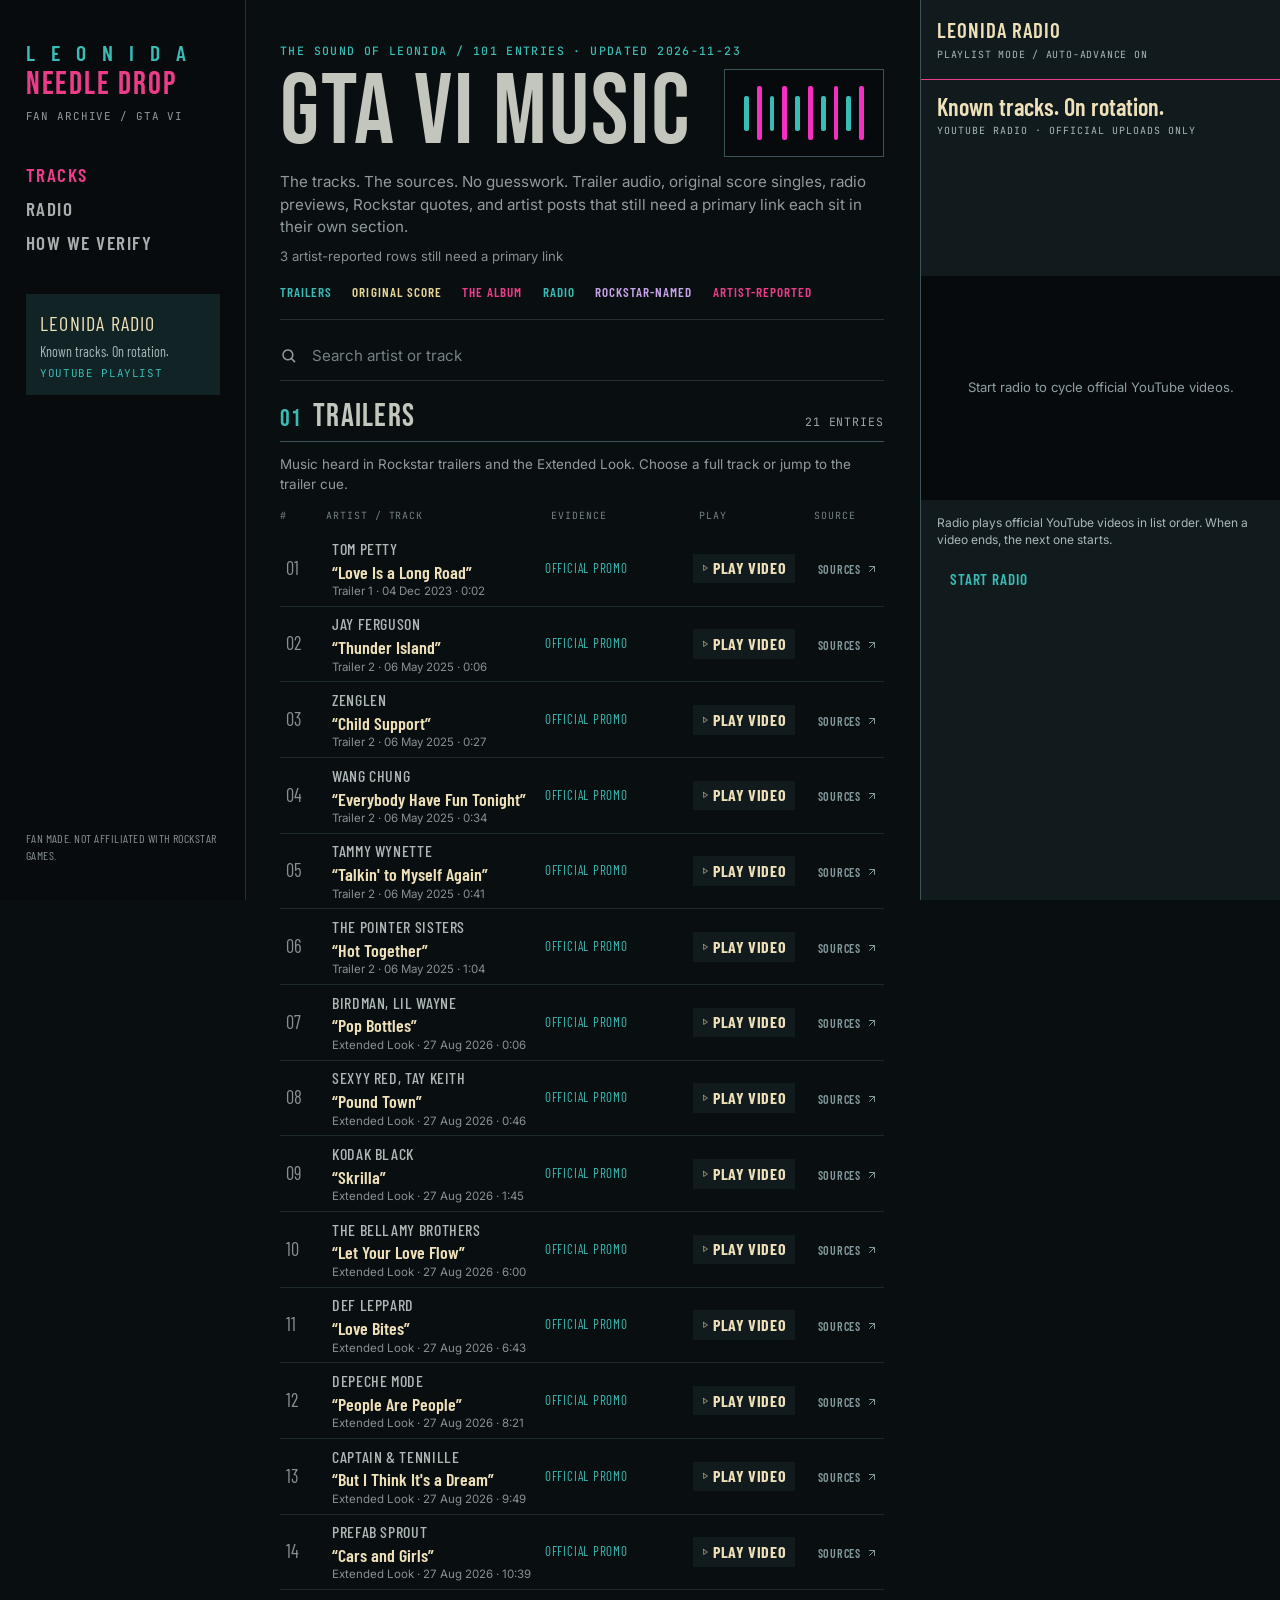
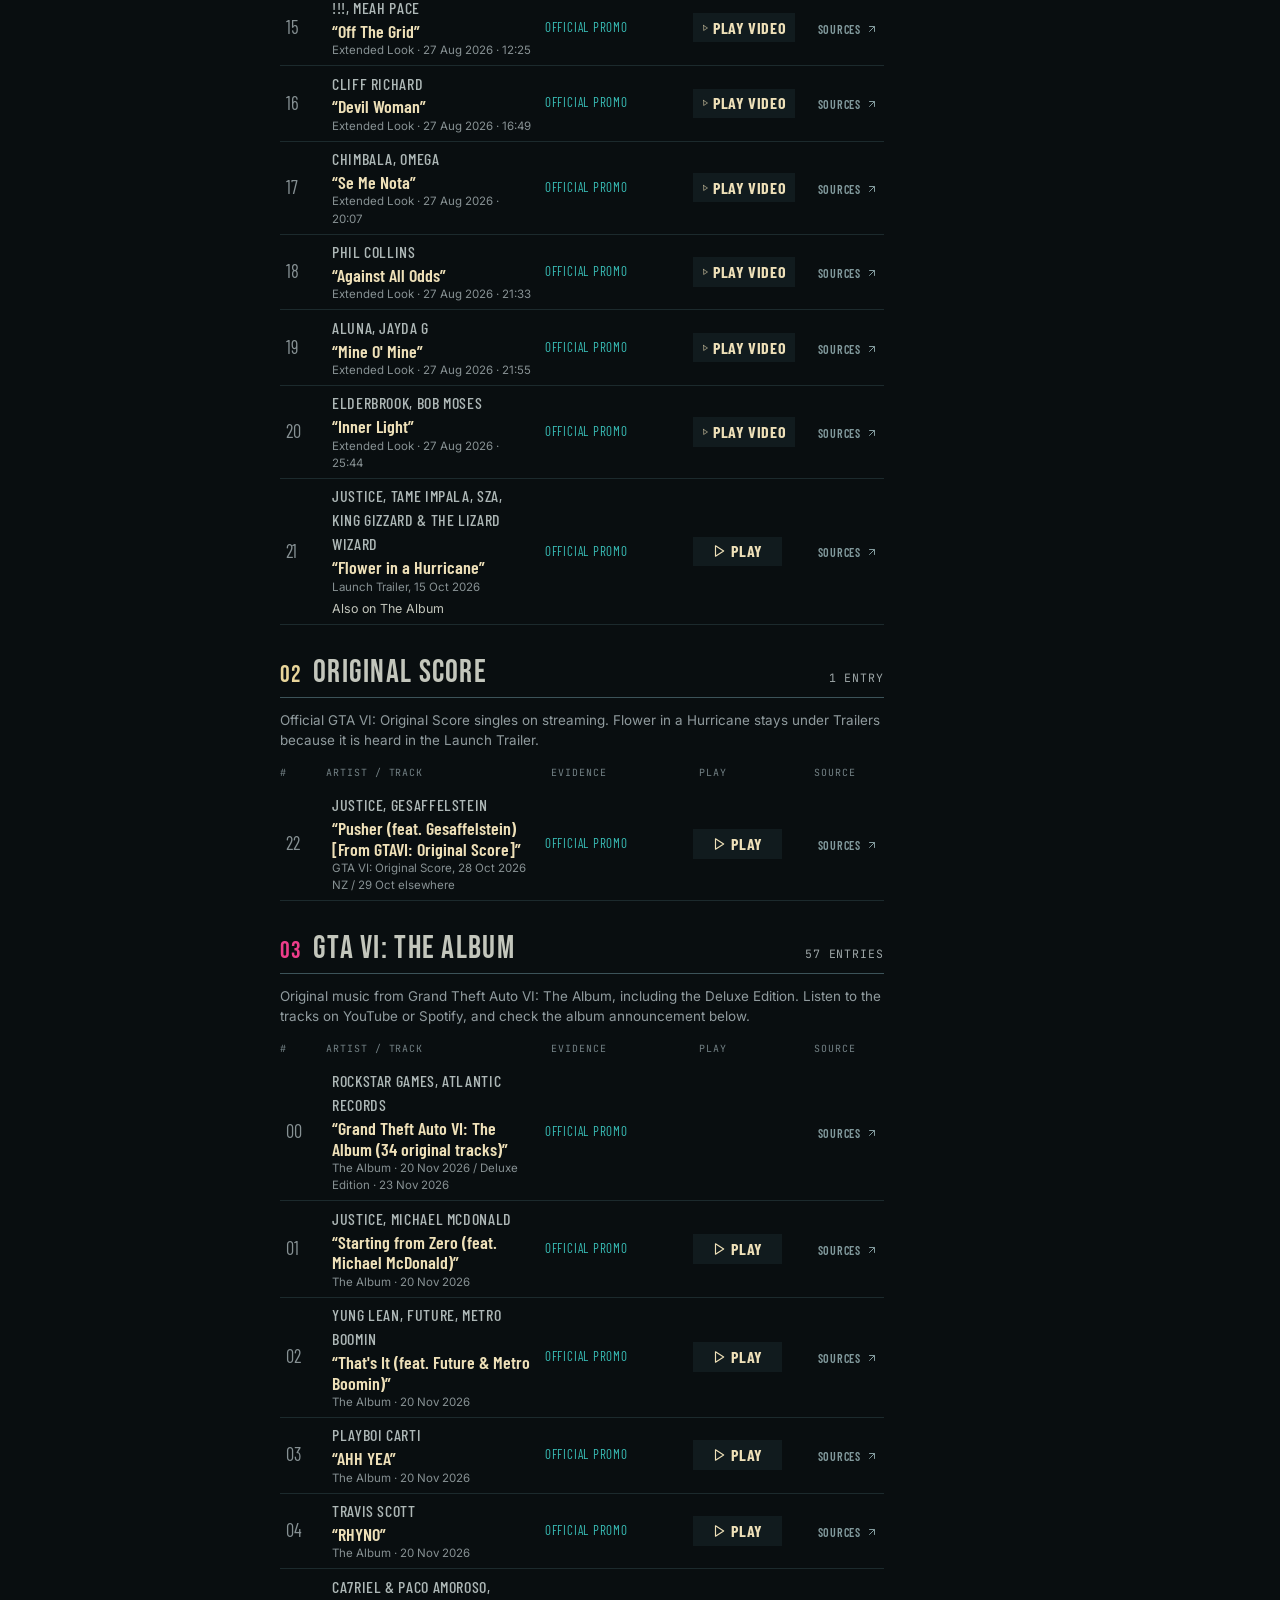
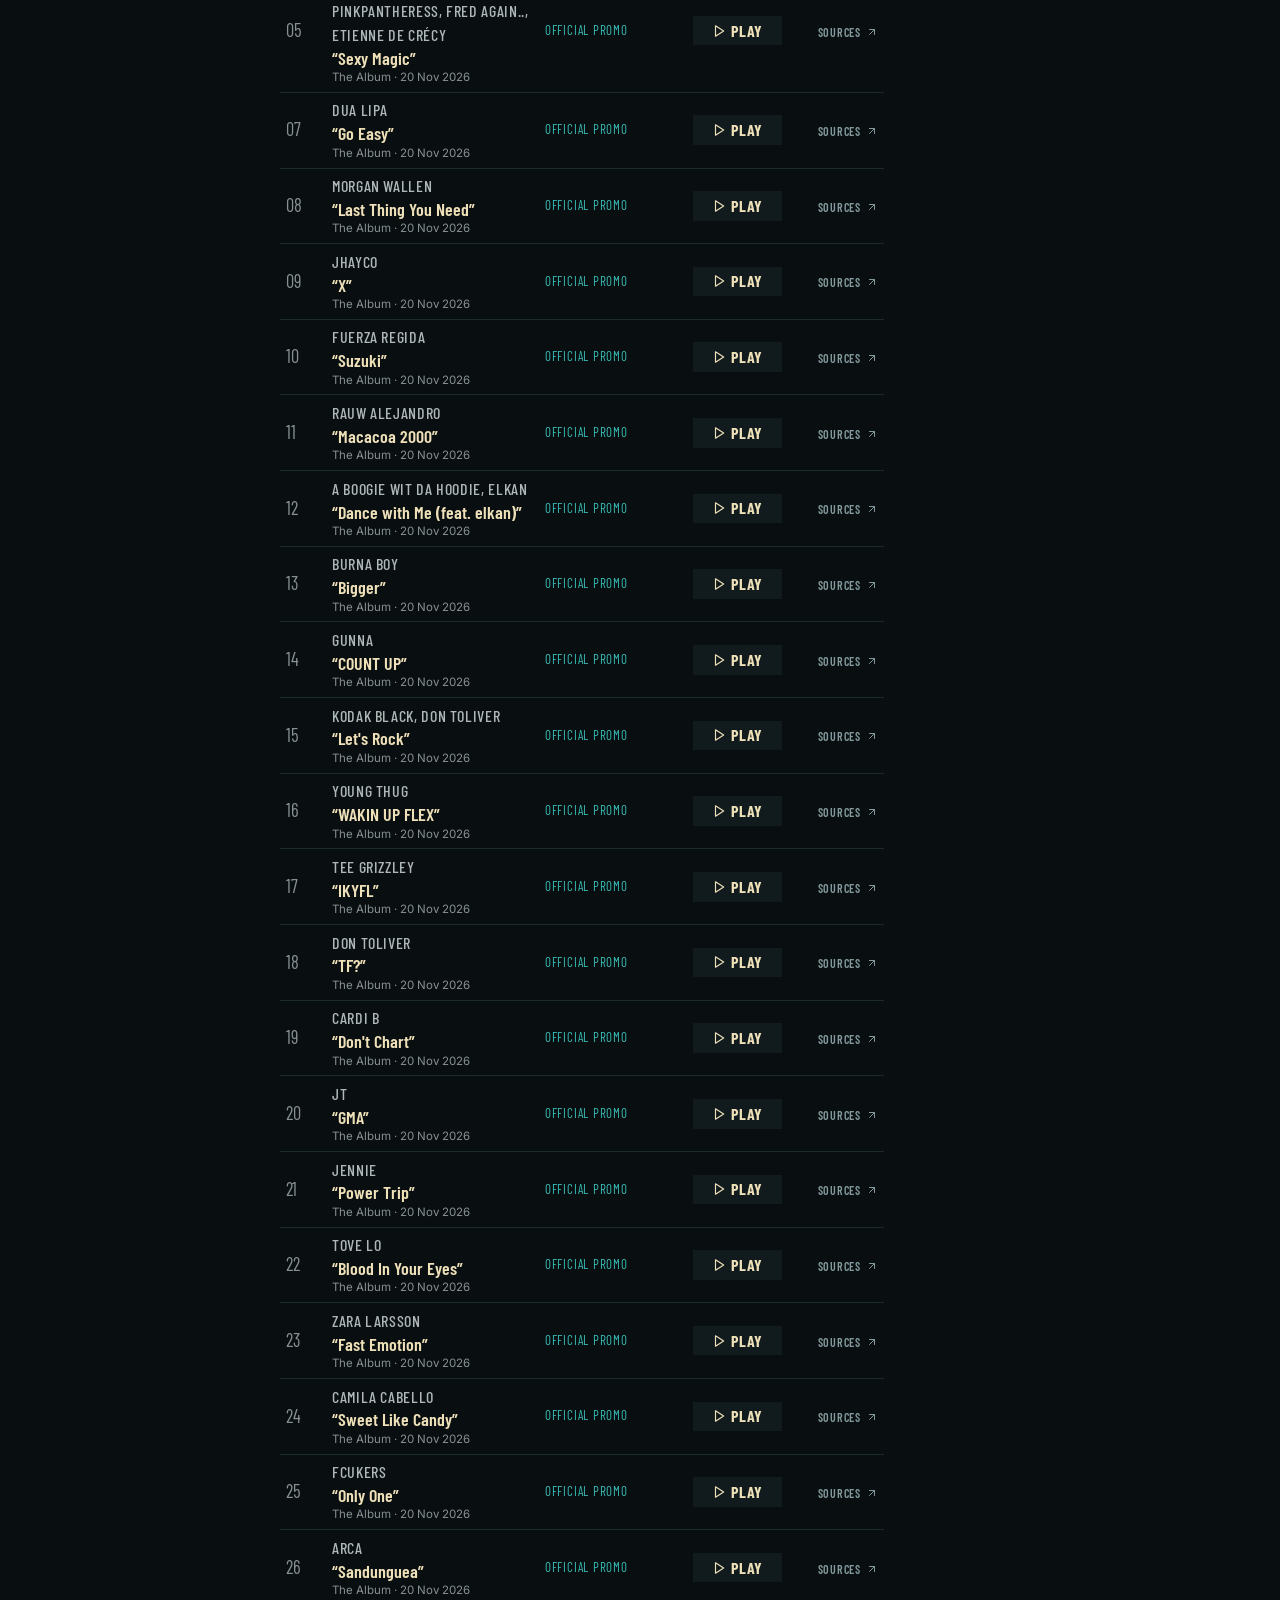
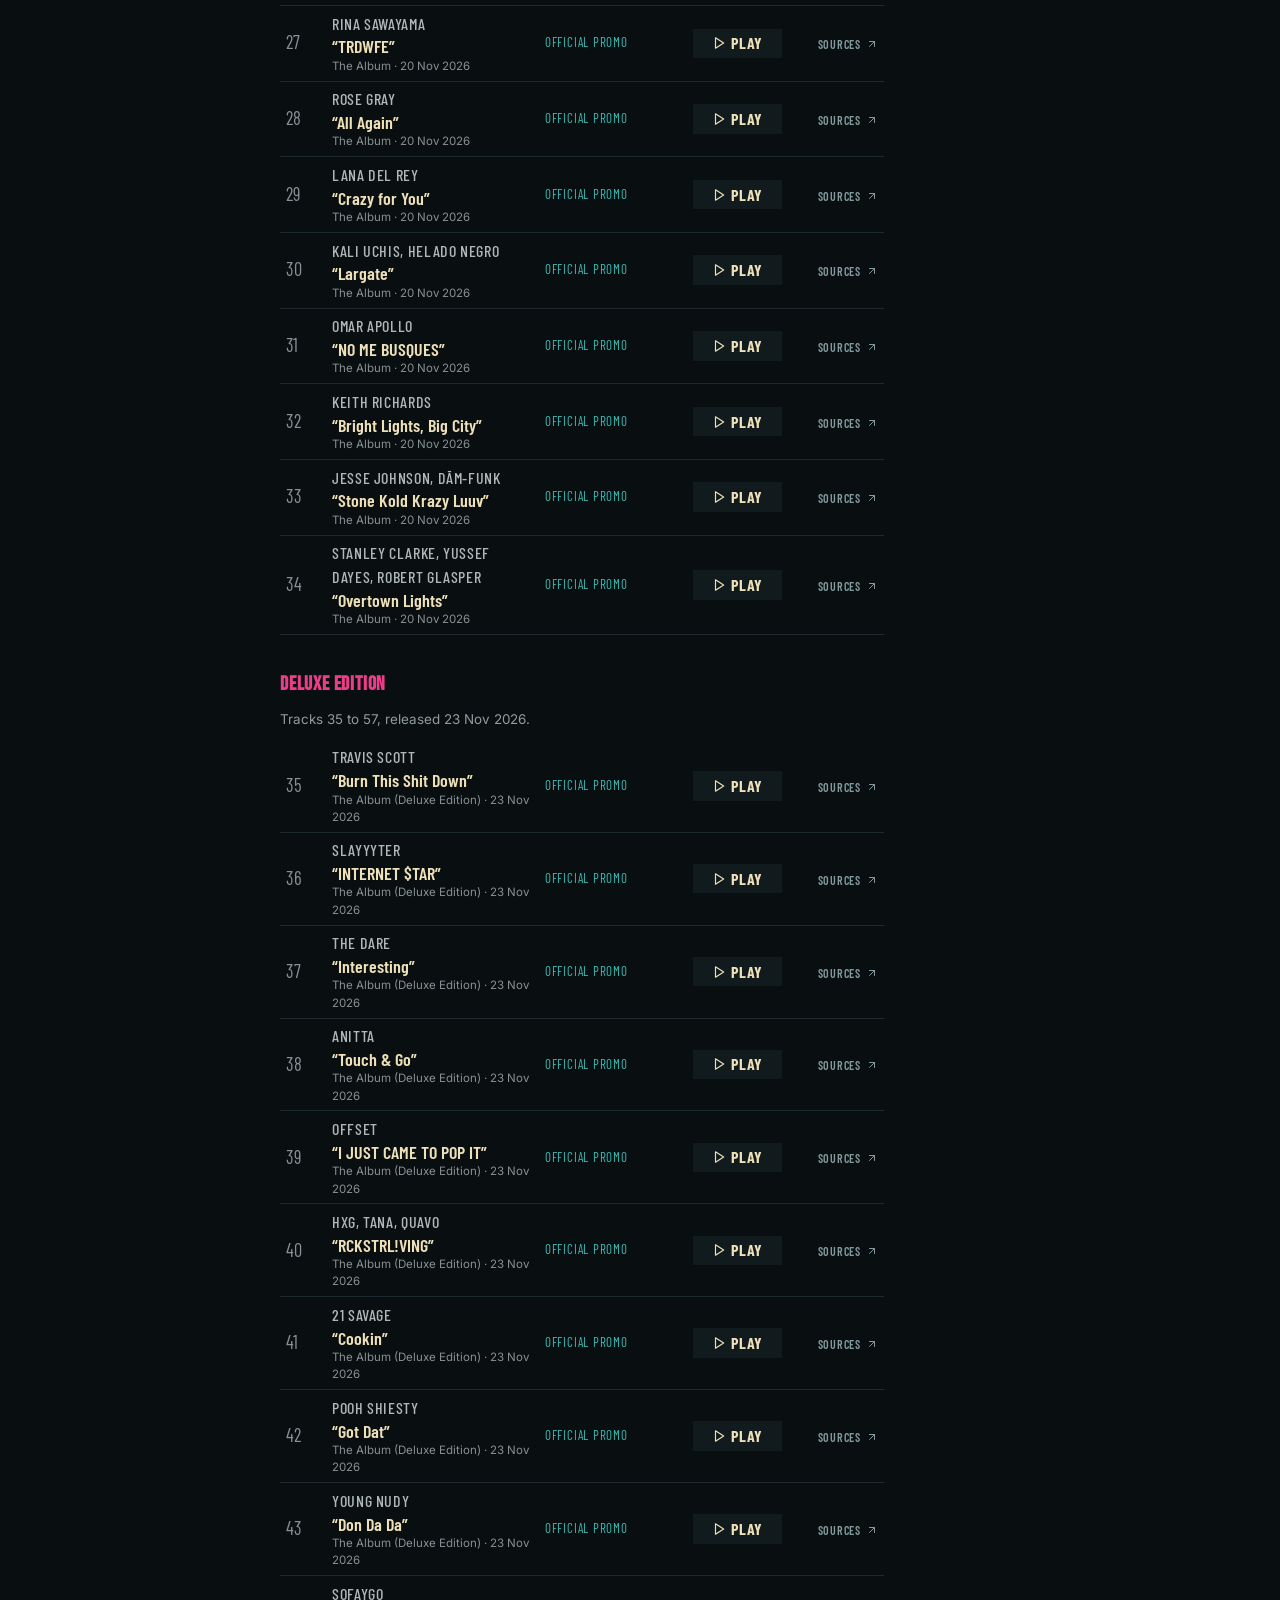
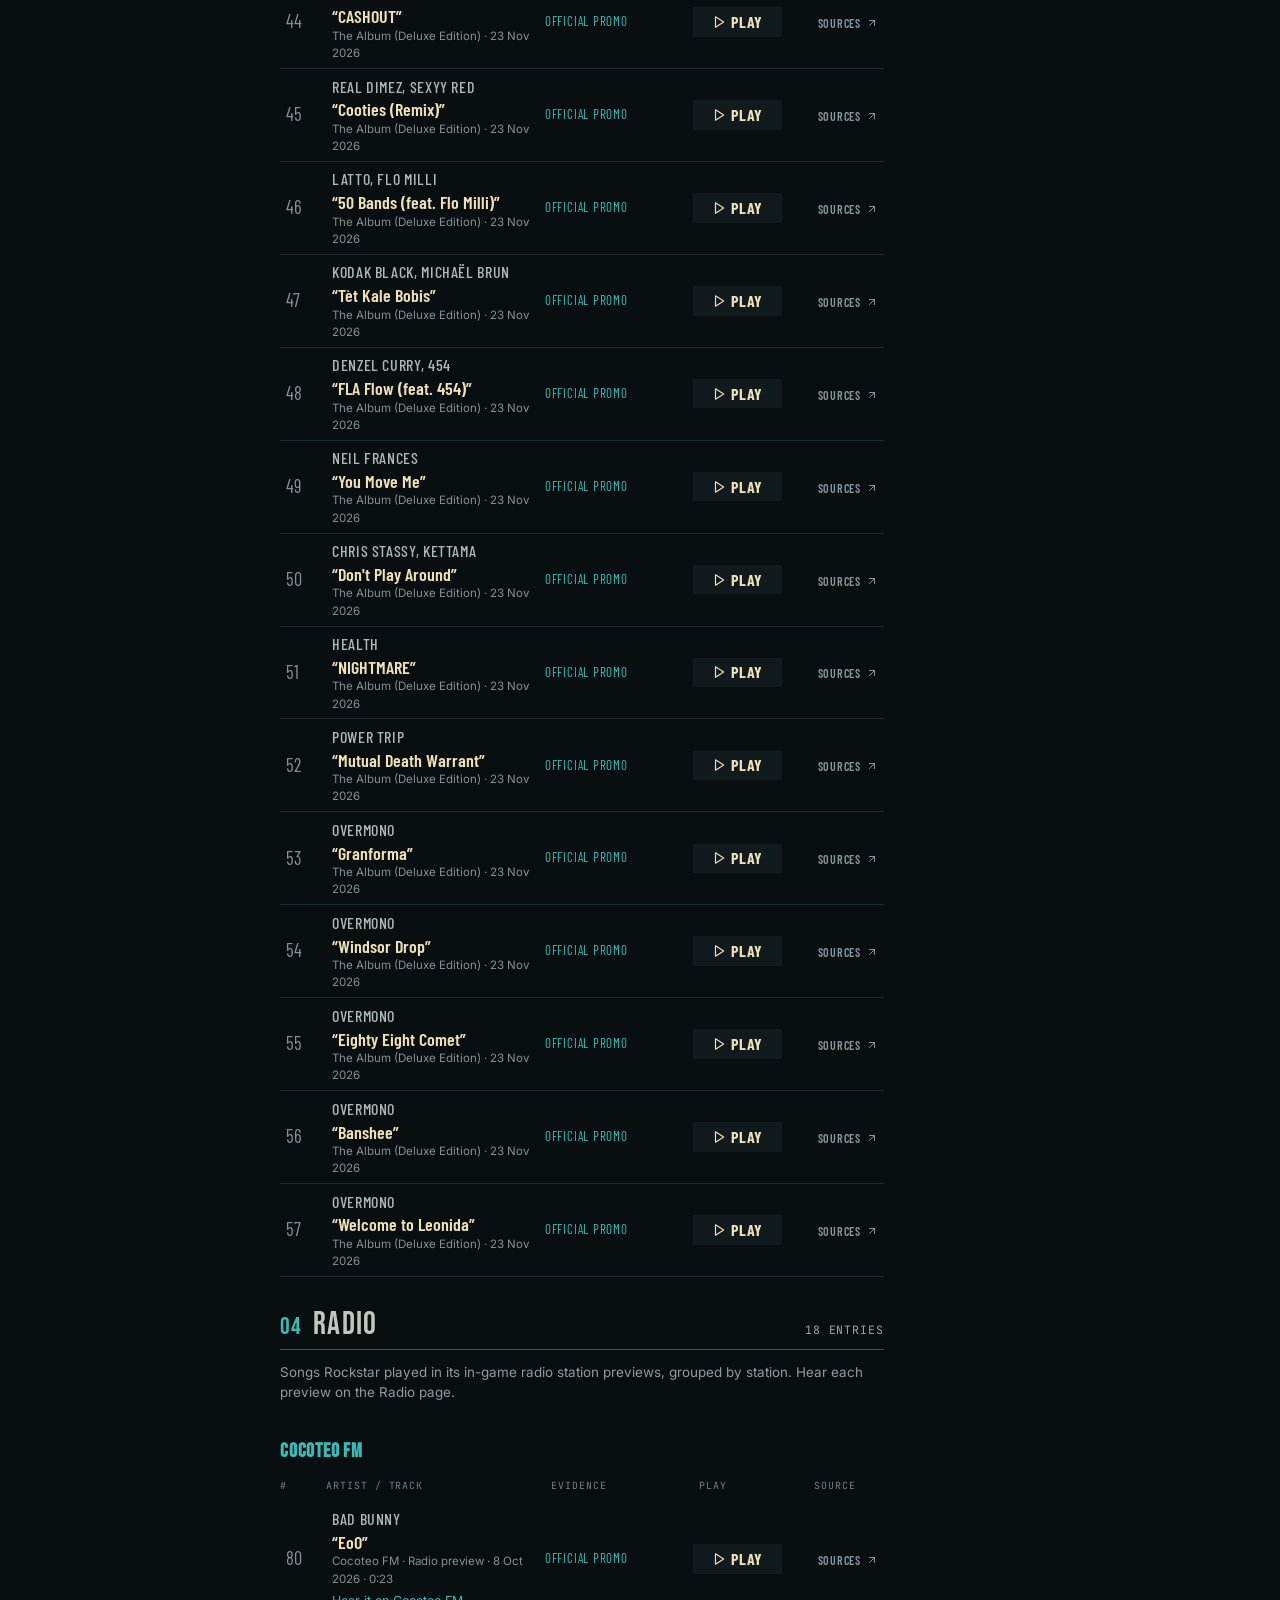
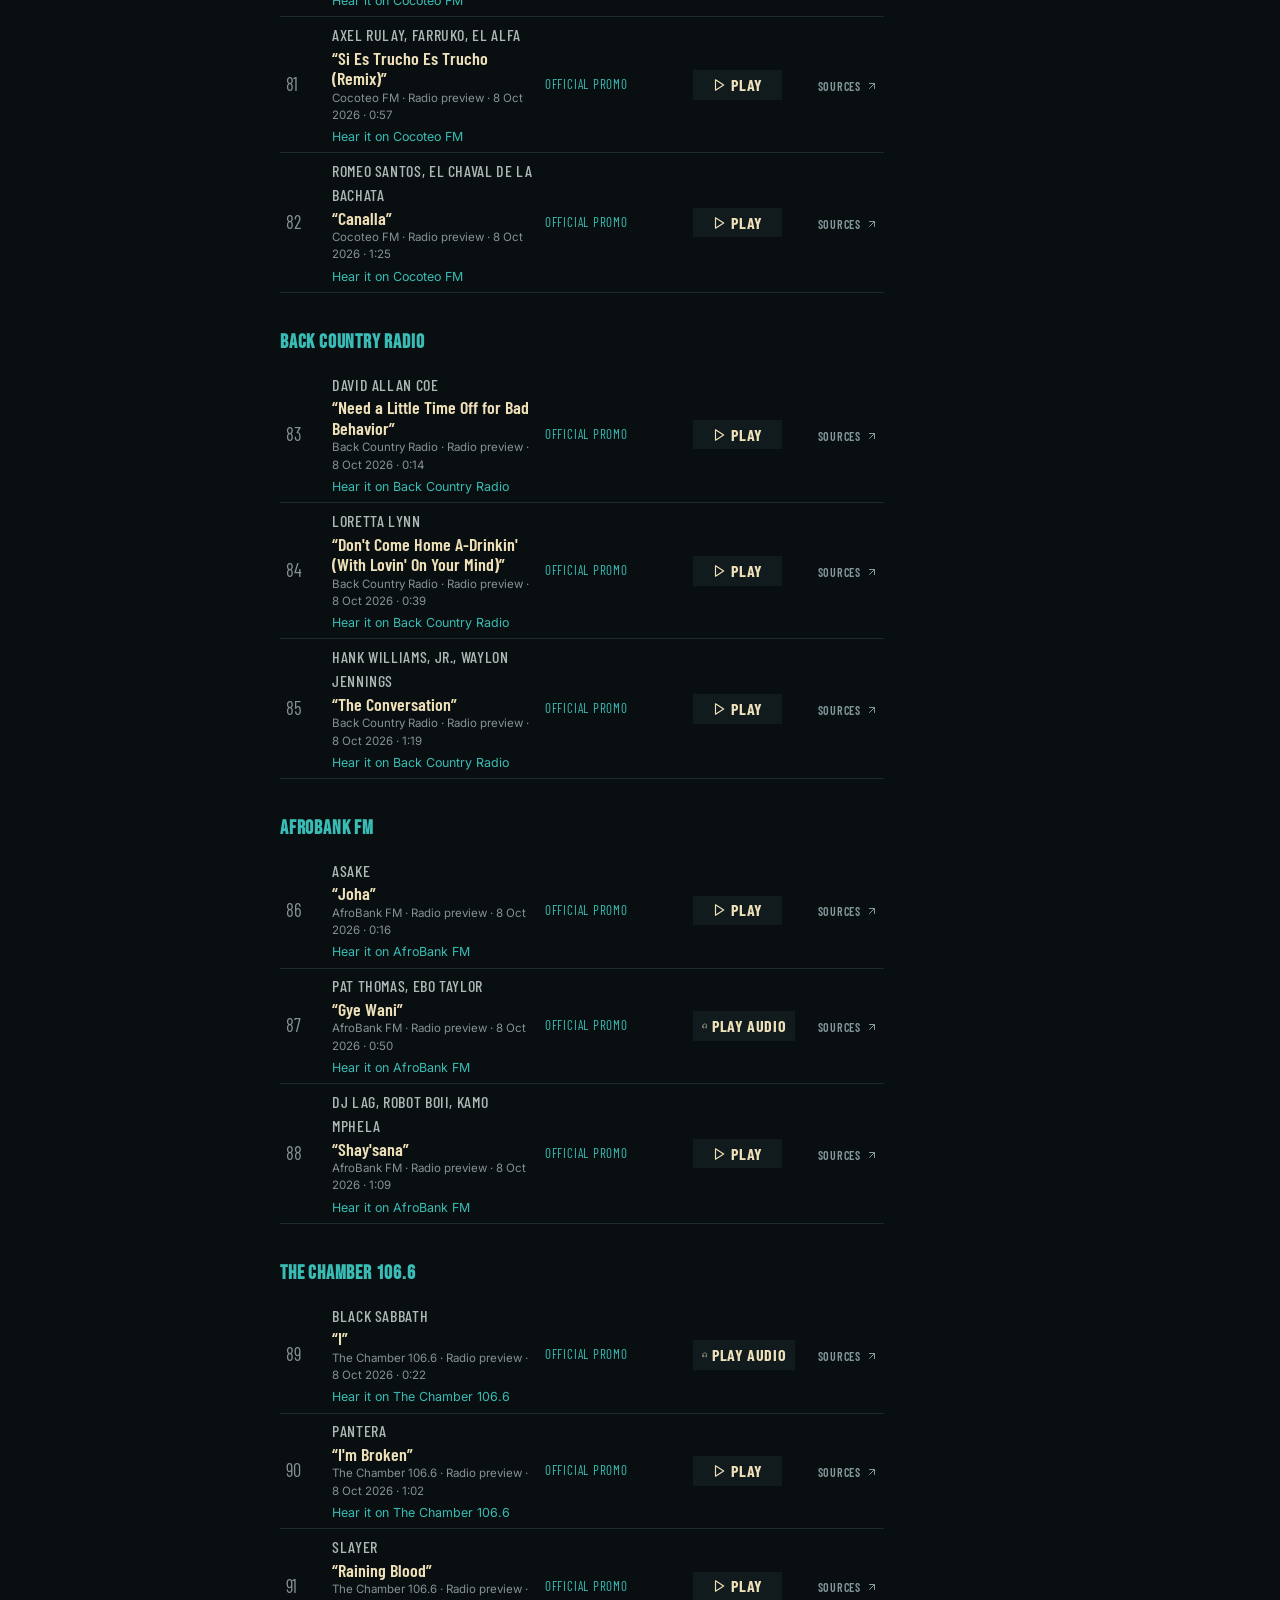
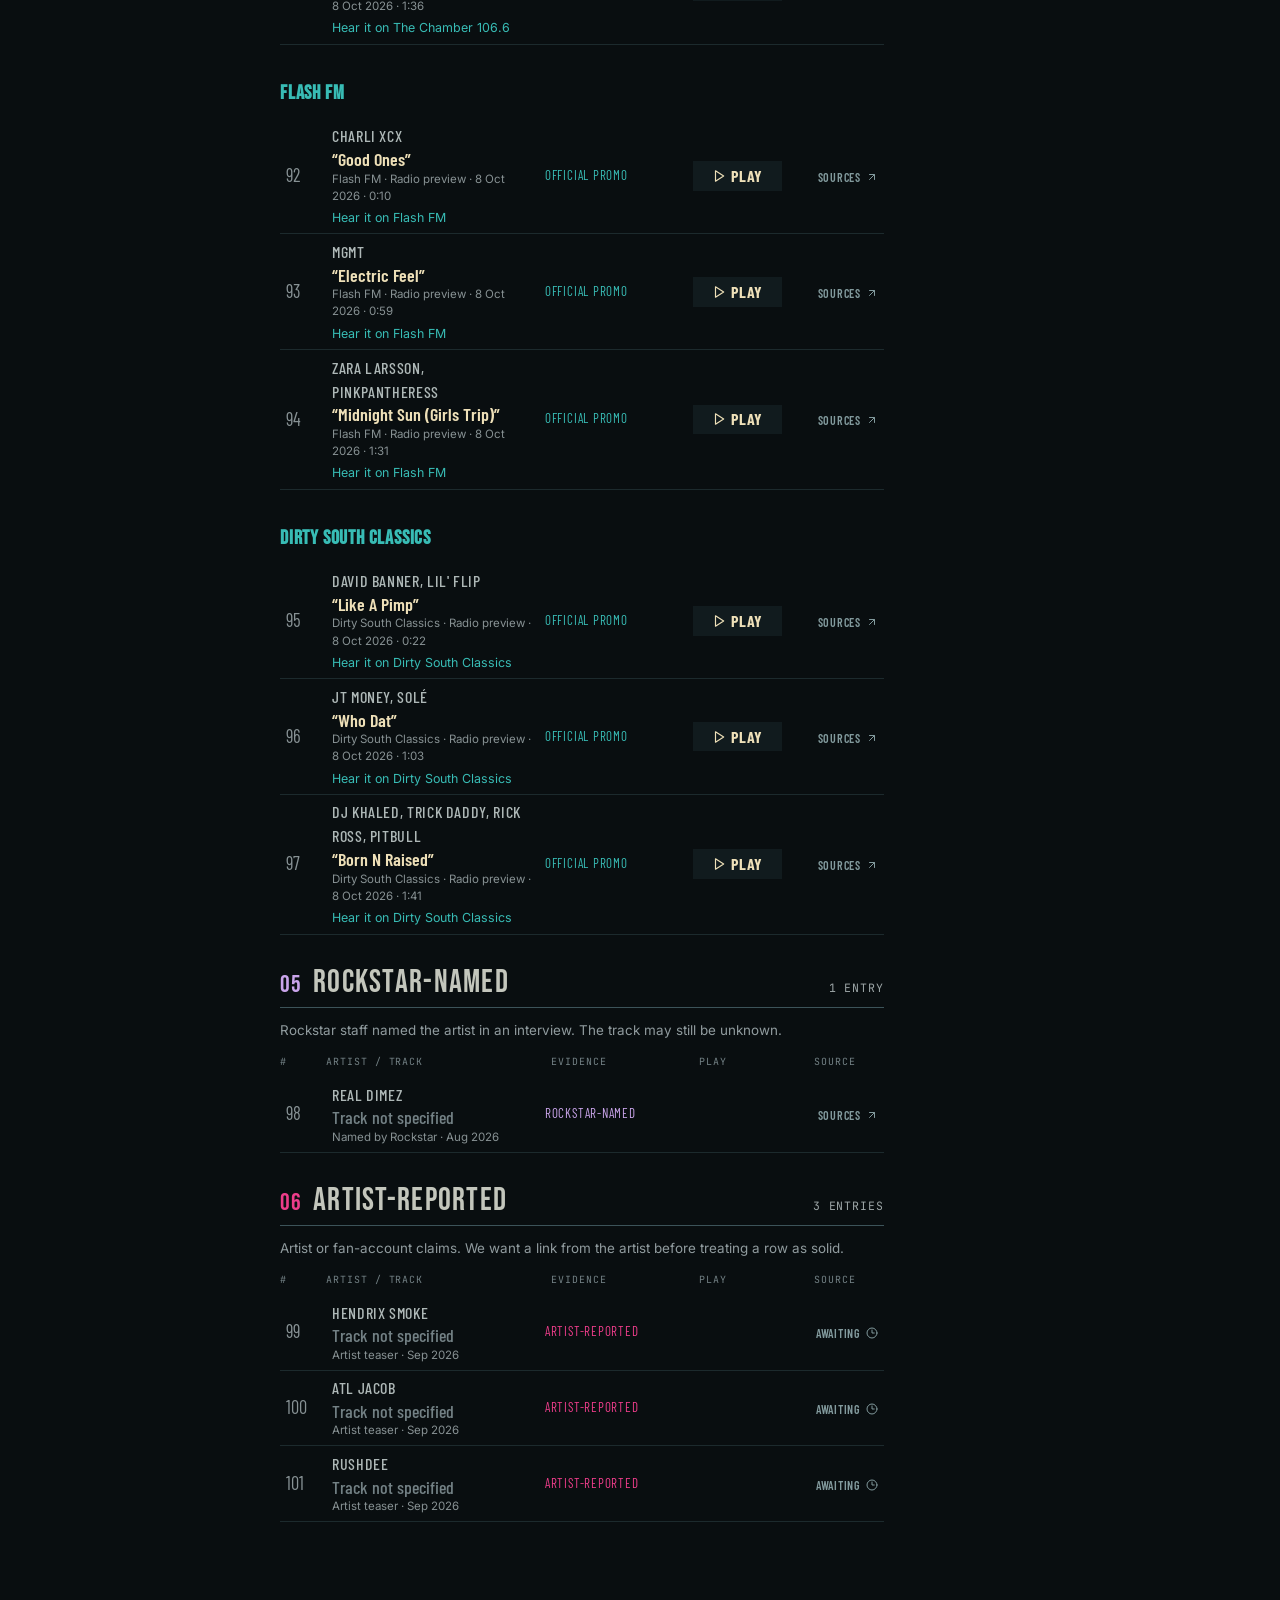
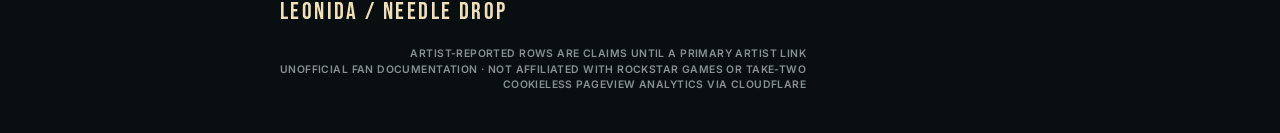
<file: docs/index.html>
<!doctype html>
<html lang="en">
  <head>
    <meta charset="utf-8" />
    <meta name="viewport" content="width=device-width, initial-scale=1" />
    <title>Leonida Needle Drop — GTA VI confirmed music</title>
    <meta
      name="description"
      content="Sourced fan tracker of GTA VI promo tracks and artist claims. Official promo and Rockstar-named first; artist-reported stays discovery until a primary artist link."
    />
    <meta property="og:title" content="Leonida Needle Drop — GTA VI confirmed music" />
    <meta
      property="og:description"
      content="Sourced fan tracker of GTA VI promo tracks and artist claims. Official promo and Rockstar-named first; artist-reported stays discovery until a primary artist link."
    />
    <meta property="og:url" content="https://leonidadrop.com/" />
    <meta property="og:image" content="https://leonidadrop.com/assets/og.png" />
    <meta property="og:type" content="website" />
    <meta name="twitter:card" content="summary_large_image" />
    <meta name="twitter:title" content="Leonida Needle Drop — GTA VI confirmed music" />
    <meta
      name="twitter:description"
      content="Sourced fan tracker of GTA VI promo tracks and artist claims. Official promo and Rockstar-named first; artist-reported stays discovery until a primary artist link."
    />
    <meta name="twitter:image" content="https://leonidadrop.com/assets/og.png" />
    <link rel="preconnect" href="https://fonts.googleapis.com" />
    <link rel="preconnect" href="https://fonts.gstatic.com" crossorigin />
    <link
      href="https://fonts.googleapis.com/css2?family=Anton&family=Barlow+Condensed:ital,wght@0,500;0,600;0,700;1,600&family=Bebas+Neue&family=Inter:wght@400;500;600;700&family=JetBrains+Mono:wght@500;800&display=swap"
      rel="stylesheet"
    />
    <link rel="stylesheet" href="assets/style.css?v=20261028score" />
    <link rel="icon" href="assets/leonida-needle-mark.svg" type="image/svg+xml" />
  </head>
  <body>
    <div class="app-shell">
      <aside class="archive-nav" aria-label="Archive">
        <a class="nav-brand" href="./">
          <span class="nav-brand-leonida">L E O N I D A</span>
          <span class="nav-brand-drop">Needle Drop</span>
          <span class="nav-brand-sub">Fan archive / GTA VI</span>
        </a>

        <nav class="nav-links">
          <a href="./" aria-current="page">Tracks</a>
          <a href="./radio/">Radio</a>
          <a href="./methodology.html">How we verify</a>
        </nav>

        <button type="button" class="radio-entry" data-action="start-radio">
          <span class="radio-entry-title">Leonida Radio</span>
          <span class="radio-entry-copy">Known tracks. On rotation.</span>
          <span class="radio-entry-status" id="nav-radio-status">YouTube playlist</span>
        </button>

        <p class="nav-disclaimer">Fan made. Not affiliated with Rockstar Games.</p>
      </aside>

      <div class="archive-main">
        <header class="archive-hero">
          <p class="hero-kicker" id="hero-kicker">The sound of Leonida / source-first archive</p>
          <div class="hero-heading">
            <h1 id="hero-title">GTA VI music</h1>
            <div class="hero-graphic" aria-hidden="true">
              <div class="eq-bars">
                <span></span><span></span><span></span><span></span><span></span>
                <span></span><span></span><span></span><span></span><span></span>
              </div>
            </div>
          </div>
          <div class="hero-explainer">
            <div class="hero-explainer-inner">
              <p class="hero-copy">
                The tracks. The sources. No guesswork. Trailer audio, original score singles, radio previews, Rockstar quotes, and
                artist posts that still need a primary link each sit in their own section.
              </p>
              <p class="intro-meta" id="intro-meta"></p>
            </div>
          </div>
          <nav class="evidence-key" aria-label="Catalog sections">
            <a class="tier-key tier-key--official" href="#tier-official_promo">
              Trailers
            </a>
            <a class="tier-key tier-key--score" href="#tier-score">
              Original Score
            </a>
            <a class="tier-key tier-key--album" href="#tier-the_album">
              The Album
            </a>
            <a class="tier-key tier-key--radio" href="#tier-radio">
              Radio
            </a>
            <a class="tier-key tier-key--named" href="#tier-rockstar_named">
              Rockstar-named
            </a>
            <a class="tier-key tier-key--reported" href="#tier-artist_reported">
              Artist-reported
            </a>
            <a class="tier-key tier-key--leak" href="#tier-unconfirmed_leak">
              Unconfirmed
            </a>
          </nav>

        </header>

        <main class="listing-body">
          <label class="search-wrap" for="search">
            <span class="visually-hidden">Search artists and tracks</span>
            <svg class="search-icon" width="18" height="18" viewBox="0 0 24 24" aria-hidden="true">
              <path
                fill="currentColor"
                d="M10.5 3a7.5 7.5 0 0 1 5.92 12.1l4.38 4.38-1.42 1.42-4.38-4.38A7.5 7.5 0 1 1 10.5 3Zm0 2a5.5 5.5 0 1 0 0 11 5.5 5.5 0 0 0 0-11Z"
              />
            </svg>
            <input
              id="search"
              class="search"
              type="search"
              placeholder="Search artist or track"
              autocomplete="off"
            />
          </label>

          <div id="catalog"></div>
        </main>

        <footer class="site-footer">
          <p class="footer-brand">Leonida / Needle Drop</p>
          <p class="footer-note">
            <span class="footer-note-line">Artist-reported rows are claims until a primary artist link</span>
            <span class="footer-note-line">Unofficial fan documentation · not affiliated with Rockstar Games or Take-Two</span>
            <span class="footer-note-line">Cookieless pageview analytics via Cloudflare</span>
          </p>
        </footer>
      </div>

      <aside class="player-dock" id="player-dock" aria-label="Leonida player">
        <div class="dock-header">
          <p class="dock-kicker" id="dock-kicker">Leonida Radio</p>
          <p class="dock-status" id="dock-status">Playlist mode / auto-advance on</p>
        </div>
        <div class="dock-identity">
          <h2 class="dock-track" id="dock-track">Known tracks. On rotation.</h2>
          <p class="dock-artist" id="dock-artist">YouTube radio · official uploads only</p>
        </div>
        <div class="dock-providers" id="dock-providers" hidden></div>
        <div class="dock-stage">
          <div id="yt-host" class="yt-host"></div>
          <div id="spotify-host" class="spotify-host" hidden></div>
          <div class="dock-empty" id="dock-empty">
            <p>Start radio to cycle official YouTube videos.</p>
          </div>
        </div>
        <div class="dock-footer">
          <p class="dock-note" id="dock-note">
            Radio plays official YouTube videos in list order. When a video ends, the next one starts.
            Extended Look is age-restricted and will not embed.
          </p>
          <div class="dock-actions">
            <button type="button" class="dock-cta" data-action="start-radio" id="dock-start">
              Start radio
            </button>
            <a class="dock-outbound" id="dock-outbound" hidden rel="noopener noreferrer" target="_blank">
              Open on YouTube
            </a>
          </div>
        </div>
      </aside>
    </div>

    <script src="assets/app.js?v=20261028score"></script>
    <!-- Cloudflare Web Analytics --><script type='module' src='https://static.cloudflareinsights.com/beacon.min.js' data-cf-beacon='{"token": "36ca547414b54089a4cac3e3b336f02d"}'></script><!-- End Cloudflare Web Analytics -->
  </body>
</html>
</file>
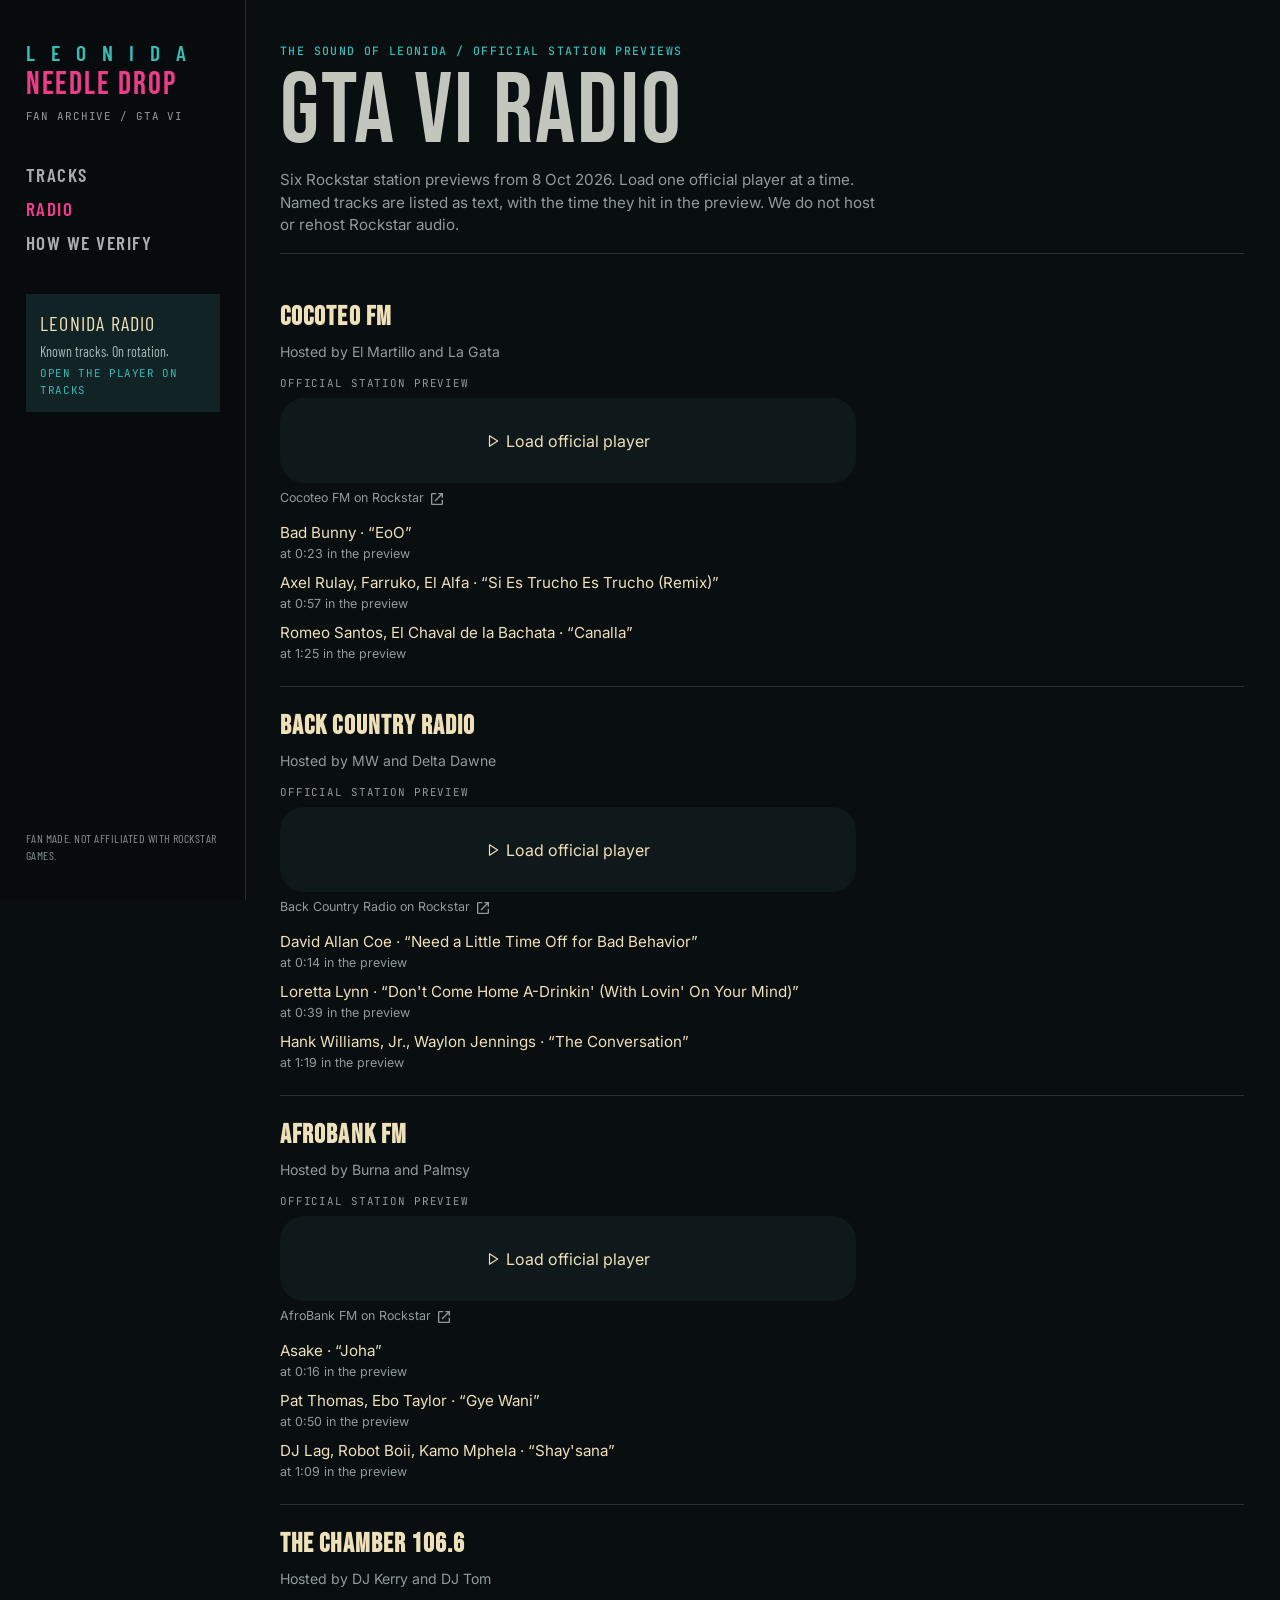
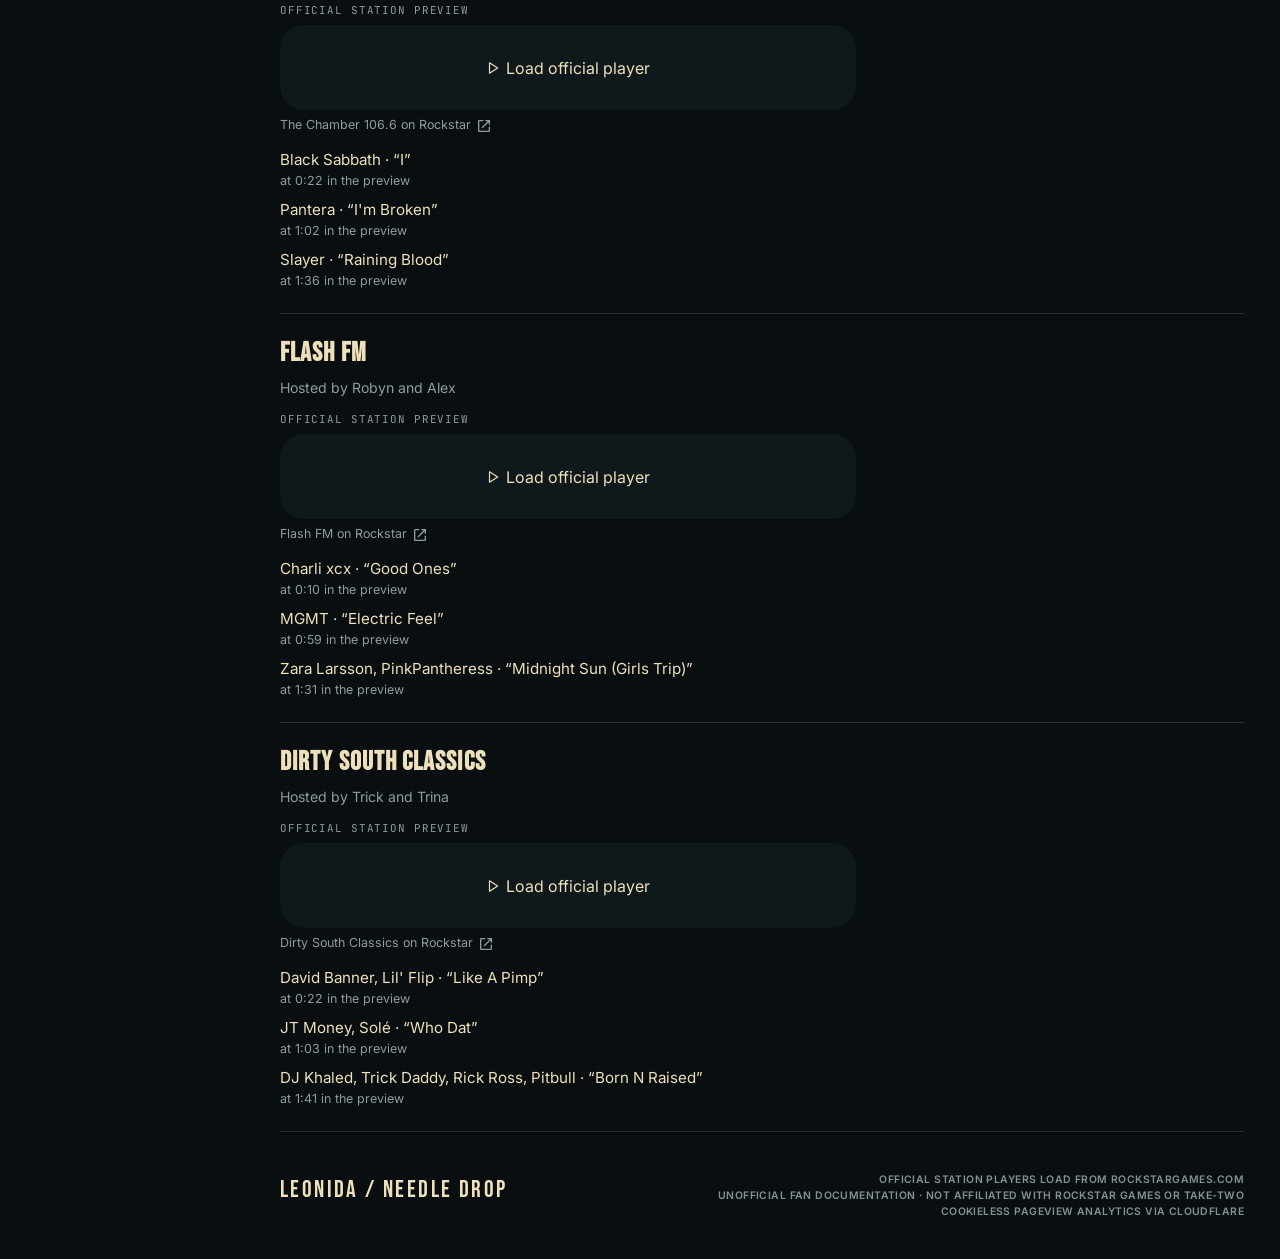
<file: docs/radio/index.html>
<!doctype html>
<html lang="en">
  <head>
    <meta charset="utf-8" />
    <meta name="viewport" content="width=device-width, initial-scale=1" />
    <title>Radio — Leonida Needle Drop</title>
    <meta
      name="description"
      content="Official Rockstar GTA VI radio station previews, with DJ names and the three named tracks from each station."
    />
    <meta property="og:title" content="Radio — Leonida Needle Drop" />
    <meta
      property="og:description"
      content="Official Rockstar GTA VI radio station previews, with DJ names and the three named tracks from each station."
    />
    <meta property="og:url" content="https://leonidadrop.com/radio/" />
    <meta property="og:image" content="https://leonidadrop.com/assets/og.png" />
    <meta property="og:type" content="website" />
    <meta name="twitter:card" content="summary_large_image" />
    <meta name="twitter:title" content="Radio — Leonida Needle Drop" />
    <meta
      name="twitter:description"
      content="Official Rockstar GTA VI radio station previews, with DJ names and the three named tracks from each station."
    />
    <meta name="twitter:image" content="https://leonidadrop.com/assets/og.png" />
    <link rel="preconnect" href="https://fonts.googleapis.com" />
    <link rel="preconnect" href="https://fonts.gstatic.com" crossorigin />
    <link
      href="https://fonts.googleapis.com/css2?family=Anton&family=Barlow+Condensed:ital,wght@0,500;0,600;0,700;1,600&family=Bebas+Neue&family=Inter:wght@400;500;600;700&family=JetBrains+Mono:wght@500;800&display=swap"
      rel="stylesheet"
    />
    <link rel="stylesheet" href="../assets/style.css?v=20261015launch" />
    <link rel="icon" href="../assets/leonida-needle-mark.svg" type="image/svg+xml" />
  </head>
  <body>
    <div class="app-shell">
      <aside class="archive-nav" aria-label="Archive">
        <a class="nav-brand" href="../">
          <span class="nav-brand-leonida">L E O N I D A</span>
          <span class="nav-brand-drop">Needle Drop</span>
          <span class="nav-brand-sub">Fan archive / GTA VI</span>
        </a>

        <nav class="nav-links">
          <a href="../">Tracks</a>
          <a href="./" aria-current="page">Radio</a>
          <a href="../methodology.html">How we verify</a>
        </nav>

        <a class="radio-entry" href="../#radio">
          <span class="radio-entry-title">Leonida Radio</span>
          <span class="radio-entry-copy">Known tracks. On rotation.</span>
          <span class="radio-entry-status">Open the player on Tracks</span>
        </a>

        <p class="nav-disclaimer">Fan made. Not affiliated with Rockstar Games.</p>
      </aside>

      <div class="archive-main">
        <header class="archive-hero">
          <p class="hero-kicker">The sound of Leonida / official station previews</p>
          <div class="hero-heading">
            <h1>GTA VI radio</h1>
          </div>
          <div class="hero-explainer">
            <div class="hero-explainer-inner">
              <p class="hero-copy">
                Six Rockstar station previews from 8 Oct 2026. Load one official player at a time.
                Named tracks are listed as text, with the time they hit in the preview. We do not
                host or rehost Rockstar audio.
              </p>
            </div>
          </div>
        </header>

        <main class="listing-body radio-page">
          <div id="radio-stations"></div>
        </main>

        <footer class="site-footer">
          <p class="footer-brand">Leonida / Needle Drop</p>
          <p class="footer-note">
            <span class="footer-note-line">Official station players load from rockstargames.com</span>
            <span class="footer-note-line">Unofficial fan documentation · not affiliated with Rockstar Games or Take-Two</span>
            <span class="footer-note-line">Cookieless pageview analytics via Cloudflare</span>
          </p>
        </footer>
      </div>
    </div>

    <script src="../assets/app.js?v=20261015launch"></script>
    <!-- Cloudflare Web Analytics --><script type='module' src='https://static.cloudflareinsights.com/beacon.min.js' data-cf-beacon='{"token": "36ca547414b54089a4cac3e3b336f02d"}'></script><!-- End Cloudflare Web Analytics -->
  </body>
</html>
</file>
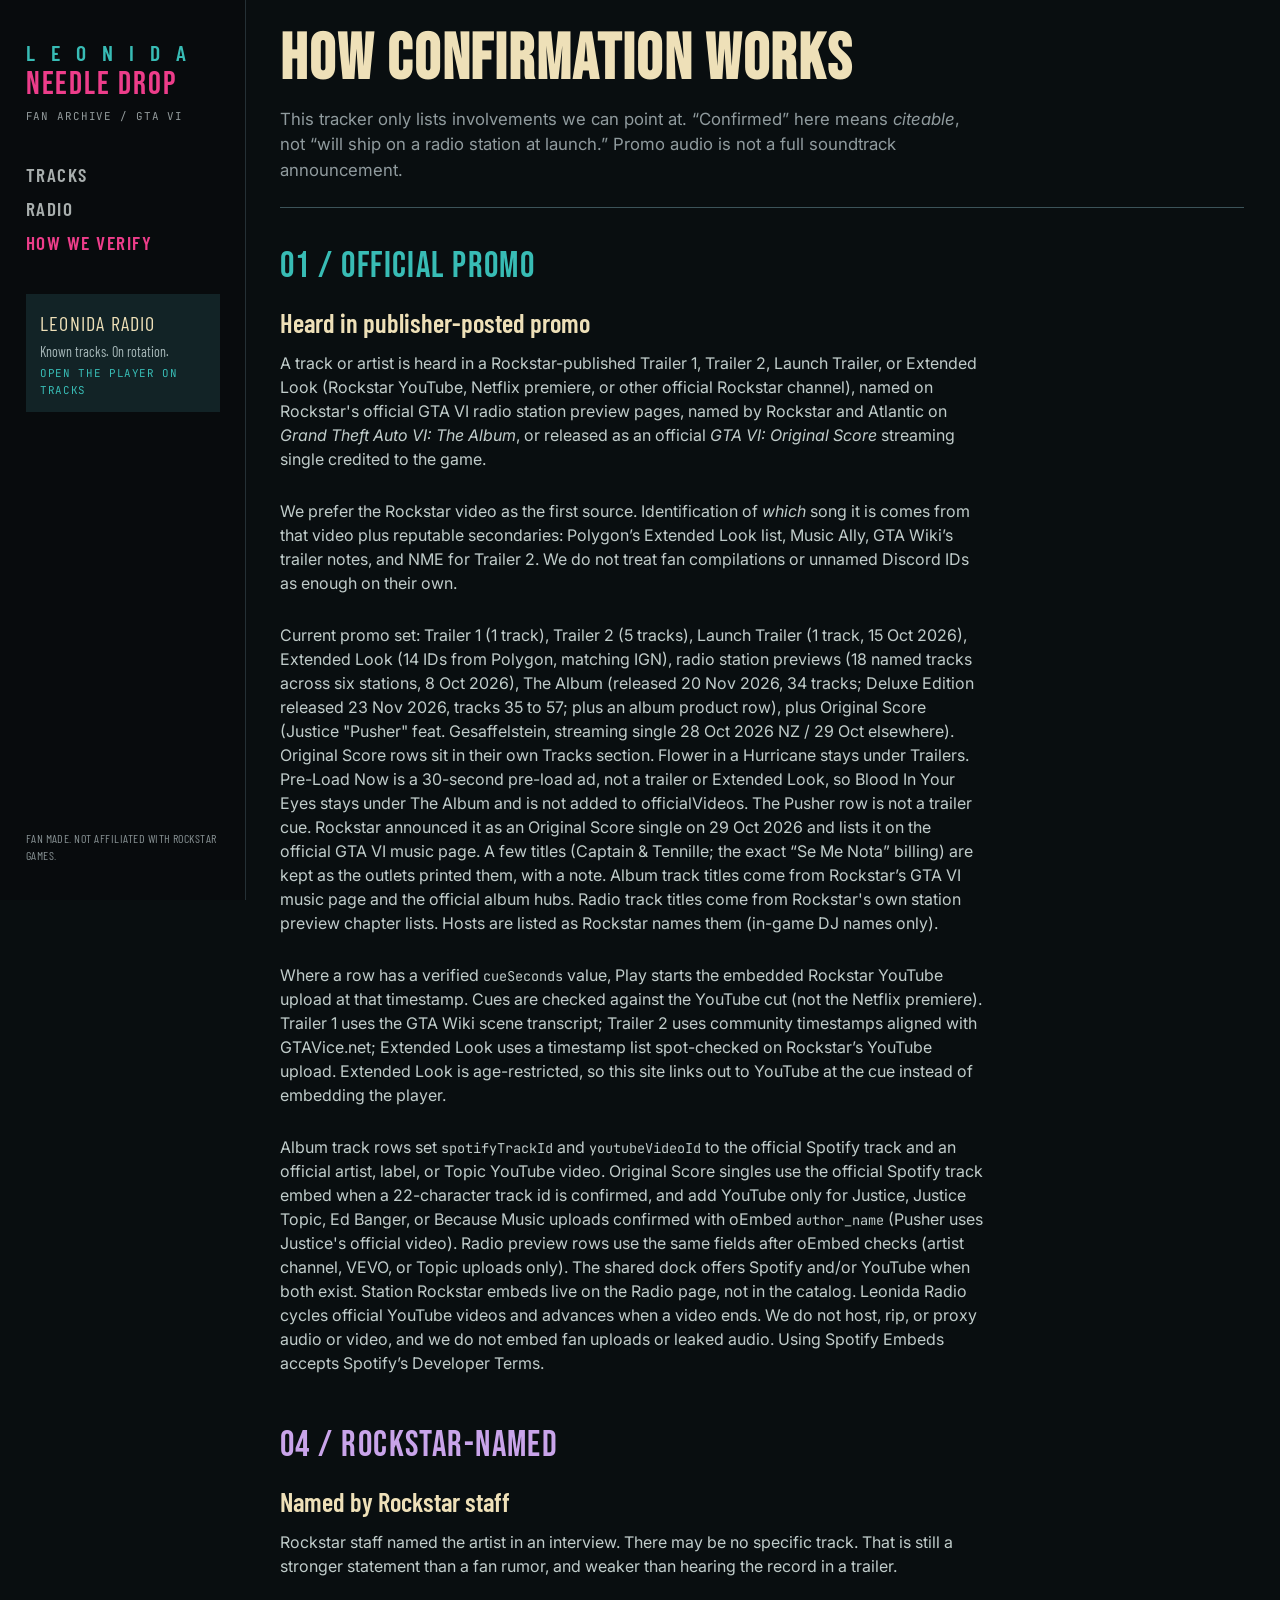
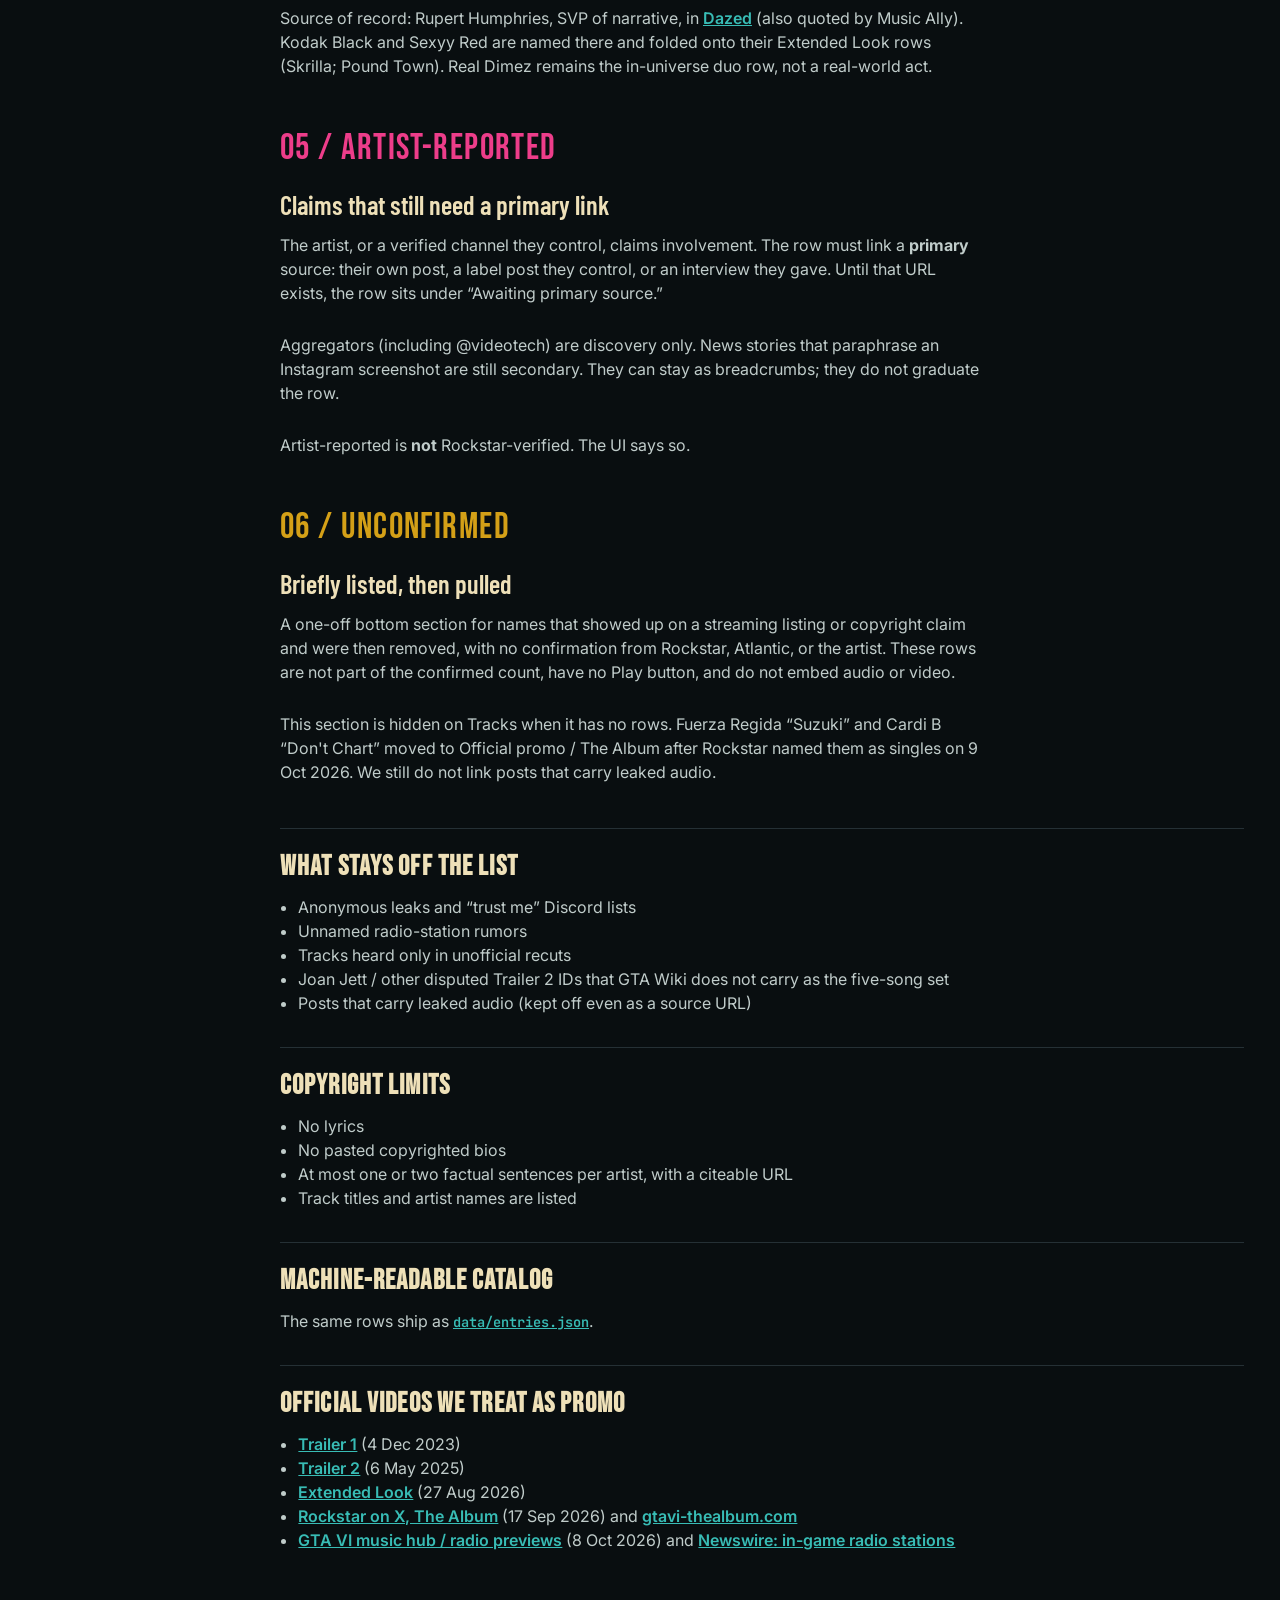
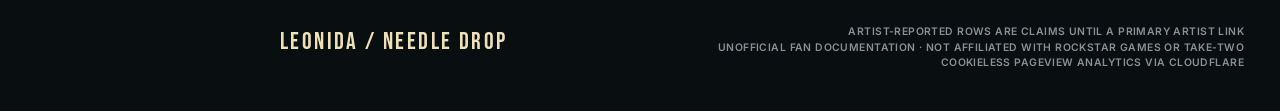
<file: docs/methodology.html>
<!doctype html>
<html lang="en">
  <head>
    <meta charset="utf-8" />
    <meta name="viewport" content="width=device-width, initial-scale=1" />
    <title>How we verify — Leonida Needle Drop</title>
    <meta
      name="description"
      content="How Leonida Needle Drop verifies GTA VI music rows: official promo, Rockstar-named, and artist-reported claims that need a primary link."
    />
    <meta property="og:title" content="How we verify — Leonida Needle Drop" />
    <meta
      property="og:description"
      content="How Leonida Needle Drop verifies GTA VI music rows: official promo, Rockstar-named, and artist-reported claims that need a primary link."
    />
    <meta property="og:url" content="https://leonidadrop.com/methodology.html" />
    <meta property="og:image" content="https://leonidadrop.com/assets/og.png" />
    <meta property="og:type" content="website" />
    <meta name="twitter:card" content="summary_large_image" />
    <meta name="twitter:title" content="How we verify — Leonida Needle Drop" />
    <meta
      name="twitter:description"
      content="How Leonida Needle Drop verifies GTA VI music rows: official promo, Rockstar-named, and artist-reported claims that need a primary link."
    />
    <meta name="twitter:image" content="https://leonidadrop.com/assets/og.png" />
    <link rel="preconnect" href="https://fonts.googleapis.com" />
    <link rel="preconnect" href="https://fonts.gstatic.com" crossorigin />
    <link
      href="https://fonts.googleapis.com/css2?family=Anton&family=Barlow+Condensed:ital,wght@0,500;0,600;0,700;1,600&family=Bebas+Neue&family=Inter:wght@400;500;600;700&family=JetBrains+Mono:wght@500;800&display=swap"
      rel="stylesheet"
    />
    <link rel="stylesheet" href="assets/style.css?v=20261015launch" />
    <link rel="icon" href="assets/leonida-needle-mark.svg" type="image/svg+xml" />
  </head>
  <body>
    <div class="app-shell">
      <aside class="archive-nav" aria-label="Archive">
        <a class="nav-brand" href="./">
          <span class="nav-brand-leonida">L E O N I D A</span>
          <span class="nav-brand-drop">Needle Drop</span>
          <span class="nav-brand-sub">Fan archive / GTA VI</span>
        </a>

        <nav class="nav-links">
          <a href="./">Tracks</a>
          <a href="./radio/">Radio</a>
          <a href="./methodology.html" aria-current="page">How we verify</a>
        </nav>

        <a class="radio-entry" href="./#radio">
          <span class="radio-entry-title">Leonida Radio</span>
          <span class="radio-entry-copy">Known tracks. On rotation.</span>
          <span class="radio-entry-status">Open the player on Tracks</span>
        </a>

        <p class="nav-disclaimer">Fan made. Not affiliated with Rockstar Games.</p>
      </aside>

      <div class="archive-main">
        <main class="page-main">
          <header class="method-hero">
            <h1>How confirmation works</h1>
            <p>
              This tracker only lists involvements we can point at. “Confirmed” here means
              <em>citeable</em>, not “will ship on a radio station at launch.” Promo audio is not a full
              soundtrack announcement.
            </p>
          </header>

          <section class="method-tier method-tier--promo">
            <p class="method-tier-label">01 / Official promo</p>
            <h2>Heard in publisher-posted promo</h2>
            <p>
              A track or artist is heard in a Rockstar-published Trailer 1, Trailer 2, Launch Trailer, or Extended Look
              (Rockstar YouTube, Netflix premiere, or other official Rockstar channel), named on
              Rockstar's official GTA VI radio station preview pages, named by Rockstar and Atlantic
              on <em>Grand Theft Auto VI: The Album</em>, or released as an official
              <em>GTA VI: Original Score</em> streaming single credited to the game.
            </p>
            <p>
              We prefer the Rockstar video as the first source. Identification of <em>which</em> song it
              is comes from that video plus reputable secondaries: Polygon’s Extended Look list, Music
              Ally, GTA Wiki’s trailer notes, and NME for Trailer 2. We do not treat fan compilations or
              unnamed Discord IDs as enough on their own.
            </p>
            <p>
              Current promo set: Trailer 1 (1 track), Trailer 2 (5 tracks), Launch Trailer (1 track, 15 Oct
              2026), Extended Look (14 IDs from
              Polygon, matching IGN), radio station previews (18 named tracks across six stations, 8 Oct
              2026), The Album (released 20 Nov 2026, 34 tracks; Deluxe Edition released 23 Nov 2026,
              tracks 35 to 57; plus an album product row), plus Original Score (Justice "Pusher" feat. Gesaffelstein, streaming single
              28 Oct 2026 NZ / 29 Oct elsewhere). Original Score rows sit in their own Tracks section.
              Flower in a Hurricane stays under Trailers. Pre-Load Now is a 30-second pre-load ad,
              not a trailer or Extended Look, so Blood In Your Eyes stays under The Album and is not
              added to officialVideos. The Pusher row is not a trailer cue. Rockstar
              announced it as an Original Score single on 29 Oct 2026 and lists it on the official GTA VI
              music page. A few titles (Captain &amp; Tennille; the exact “Se Me Nota”
              billing) are kept as the outlets printed them, with a note. Album track titles come from
              Rockstar’s GTA VI music page and the official album hubs. Radio track titles
              come from Rockstar's own station preview chapter lists. Hosts are listed as Rockstar names
              them (in-game DJ names only).
            </p>
            <p>
              Where a row has a verified <code>cueSeconds</code> value, Play starts the embedded
              Rockstar YouTube upload at that timestamp. Cues are checked against the YouTube cut (not
              the Netflix premiere). Trailer 1 uses the GTA Wiki scene transcript; Trailer 2 uses
              community timestamps aligned with GTAVice.net; Extended Look uses a timestamp list
              spot-checked on Rockstar’s YouTube upload. Extended Look is age-restricted, so this site
              links out to YouTube at the cue instead of embedding the player.
            </p>
            <p>
              Album track rows set <code>spotifyTrackId</code> and <code>youtubeVideoId</code>
              to the official Spotify track and an official artist, label, or Topic YouTube video. Original Score singles
              use the official Spotify track embed when a 22-character track id is confirmed, and add
              YouTube only for Justice, Justice Topic, Ed Banger, or Because Music uploads confirmed with
              oEmbed <code>author_name</code> (Pusher uses Justice's official video). Radio preview rows use
              the same fields after oEmbed checks (artist channel, VEVO, or Topic uploads only). The
              shared dock offers Spotify and/or YouTube when both exist. Station Rockstar embeds live
              on the Radio page, not in the catalog. Leonida Radio cycles official YouTube videos and
              advances when a video ends. We do not
              host, rip, or proxy audio or video, and we do not embed fan uploads or leaked audio.
              Using Spotify Embeds accepts Spotify’s Developer Terms.
            </p>
          </section>

          <section class="method-tier method-tier--named">
            <p class="method-tier-label">04 / Rockstar-named</p>
            <h2>Named by Rockstar staff</h2>
            <p>
              Rockstar staff named the artist in an interview. There may be no specific track. That is
              still a stronger statement than a fan rumor, and weaker than hearing the record in a
              trailer.
            </p>
            <p>
              Source of record: Rupert Humphries, SVP of narrative, in
              <a href="https://www.dazeddigital.com/life-culture/article/70859/1/gta-6-grand-theft-auto-vi-rockstar-exclusive-deep-dive-game-unparalleled-world"
                >Dazed</a
              >
              (also quoted by Music Ally). Kodak Black and Sexyy Red are named there and folded onto
              their Extended Look rows (Skrilla; Pound Town). Real Dimez remains the in-universe duo
              row, not a real-world act.
            </p>
          </section>

          <section class="method-tier method-tier--reported">
            <p class="method-tier-label">05 / Artist-reported</p>
            <h2>Claims that still need a primary link</h2>
            <p>
              The artist, or a verified channel they control, claims involvement. The row must link a
              <strong>primary</strong> source: their own post, a label post they control, or an interview
              they gave. Until that URL exists, the row sits under “Awaiting primary source.”
            </p>
            <p>
              Aggregators (including @videotech) are discovery only. News stories that paraphrase an
              Instagram screenshot are still secondary. They can stay as breadcrumbs; they do not
              graduate the row.
            </p>
            <p>Artist-reported is <strong>not</strong> Rockstar-verified. The UI says so.</p>
          </section>

          <section class="method-tier method-tier--leak">
            <p class="method-tier-label">06 / Unconfirmed</p>
            <h2>Briefly listed, then pulled</h2>
            <p>
              A one-off bottom section for names that showed up on a streaming listing or copyright
              claim and were then removed, with no confirmation from Rockstar, Atlantic, or the
              artist. These rows are not part of the confirmed count, have no Play button, and do
              not embed audio or video.
            </p>
            <p>
              This section is hidden on Tracks when it has no rows. Fuerza Regida “Suzuki” and Cardi B
              “Don't Chart” moved to Official promo / The Album after Rockstar named them as singles
              on 9 Oct 2026. We still do not link posts that carry leaked audio.
            </p>
          </section>

          <section class="method-block">
            <h2>What stays off the list</h2>
            <ul>
              <li>Anonymous leaks and “trust me” Discord lists</li>
              <li>Unnamed radio-station rumors</li>
              <li>Tracks heard only in unofficial recuts</li>
              <li>Joan Jett / other disputed Trailer 2 IDs that GTA Wiki does not carry as the five-song set</li>
              <li>Posts that carry leaked audio (kept off even as a source URL)</li>
            </ul>
          </section>

          <section class="method-block">
            <h2>Copyright limits</h2>
            <ul>
              <li>No lyrics</li>
              <li>No pasted copyrighted bios</li>
              <li>At most one or two factual sentences per artist, with a citeable URL</li>
              <li>Track titles and artist names are listed</li>
            </ul>
          </section>

          <section class="method-block">
            <h2>Machine-readable catalog</h2>
            <p>
              The same rows ship as
              <a href="./data/entries.json"><code>data/entries.json</code></a>.
            </p>
          </section>

          <section class="method-block">
            <h2>Official videos we treat as promo</h2>
            <ul>
              <li><a href="https://www.youtube.com/watch?v=QdBZY2fkU-0">Trailer 1</a> (4 Dec 2023)</li>
              <li><a href="https://www.youtube.com/watch?v=VQRLujxTm3c">Trailer 2</a> (6 May 2025)</li>
              <li><a href="https://www.youtube.com/watch?v=tJbzMqJGH4k">Extended Look</a> (27 Aug 2026)</li>
              <li>
                <a href="https://x.com/RockstarGames/status/2100556854099140721">Rockstar on X, The Album</a>
                (17 Sep 2026) and
                <a href="https://www.gtavi-thealbum.com/">gtavi-thealbum.com</a>
              </li>
              <li>
                <a href="https://www.rockstargames.com/VI/music">GTA VI music hub / radio previews</a>
                (8 Oct 2026) and
                <a href="https://www.rockstargames.com/newswire/article/o3982oa93a23k4/the-music-of-grand-theft-auto-vi-in-game-radio-stations">Newswire: in-game radio stations</a>
              </li>
            </ul>
          </section>
        </main>

        <footer class="site-footer">
          <p class="footer-brand">Leonida / Needle Drop</p>
          <p class="footer-note">
            <span class="footer-note-line">Artist-reported rows are claims until a primary artist link</span>
            <span class="footer-note-line">Unofficial fan documentation · not affiliated with Rockstar Games or Take-Two</span>
            <span class="footer-note-line">Cookieless pageview analytics via Cloudflare</span>
          </p>
        </footer>
      </div>
    </div>
    <!-- Cloudflare Web Analytics --><script type='module' src='https://static.cloudflareinsights.com/beacon.min.js' data-cf-beacon='{"token": "36ca547414b54089a4cac3e3b336f02d"}'></script><!-- End Cloudflare Web Analytics -->
  </body>
</html>
</file>
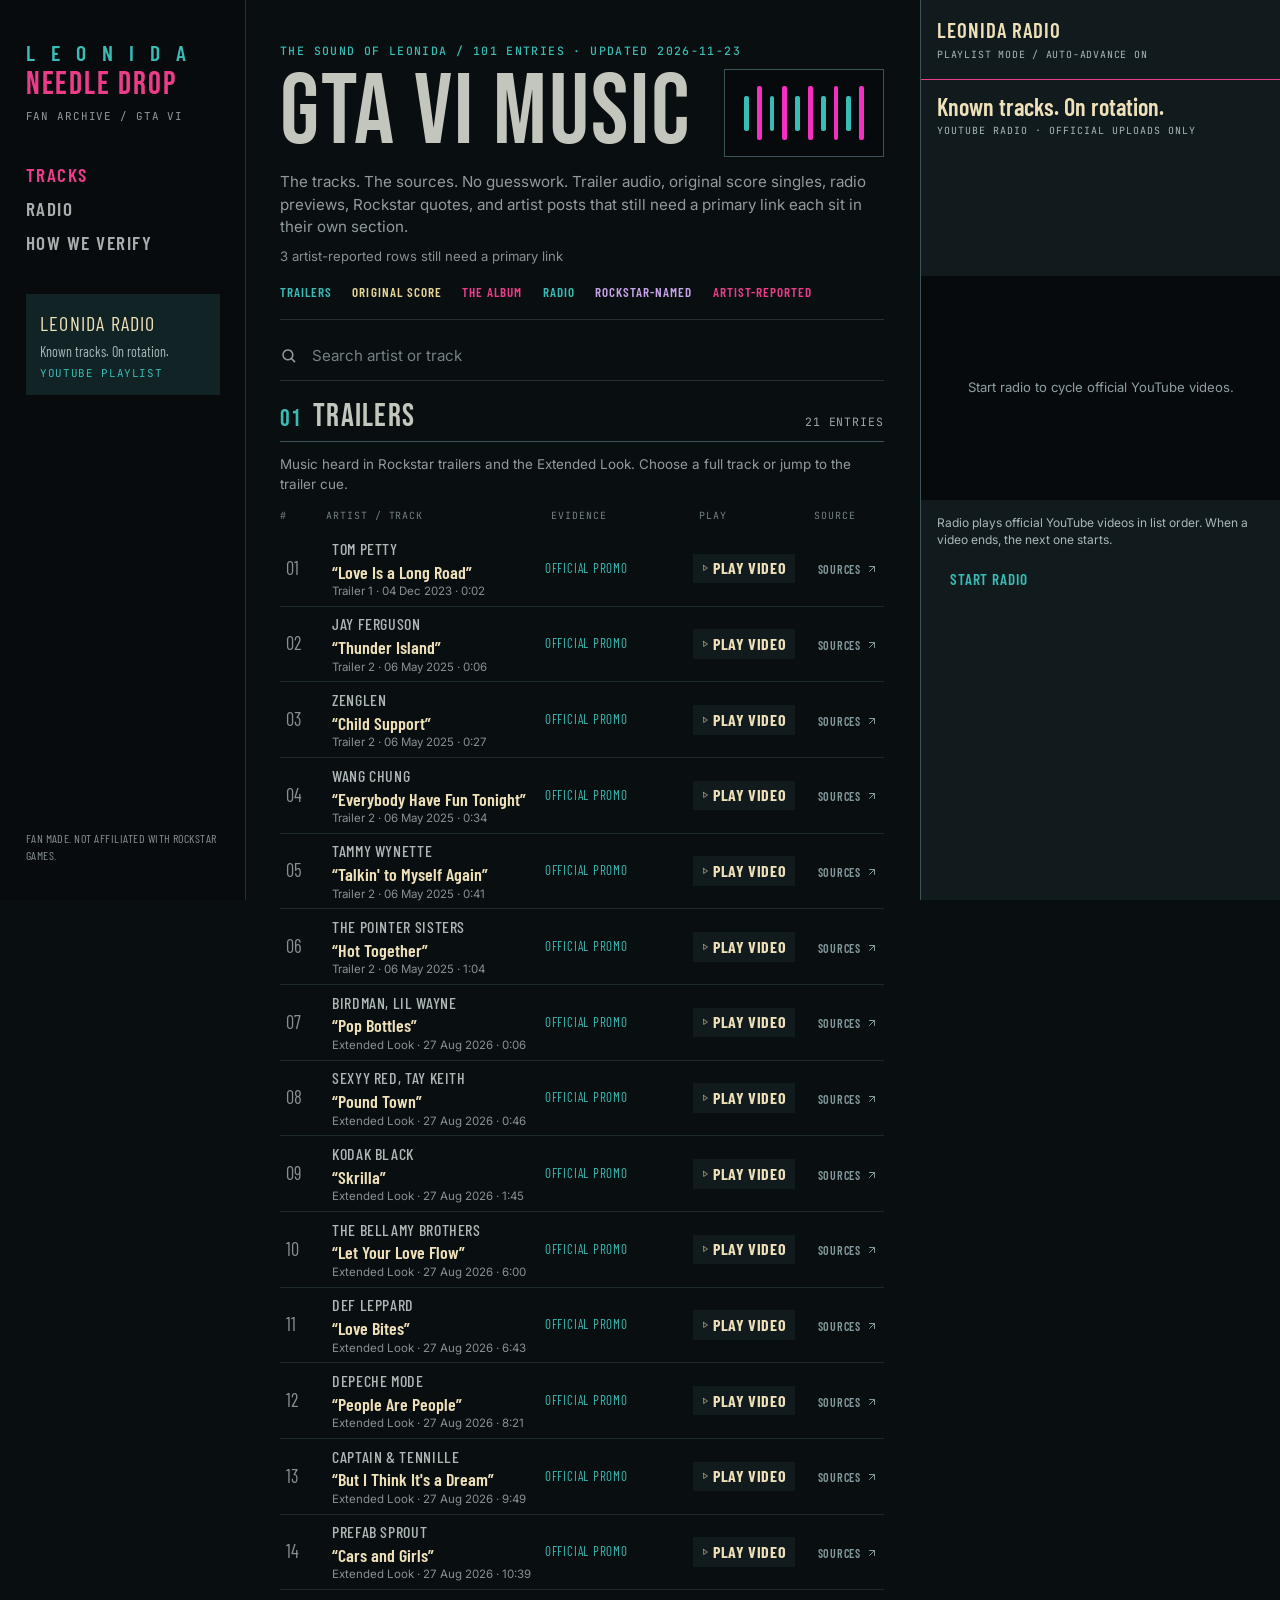
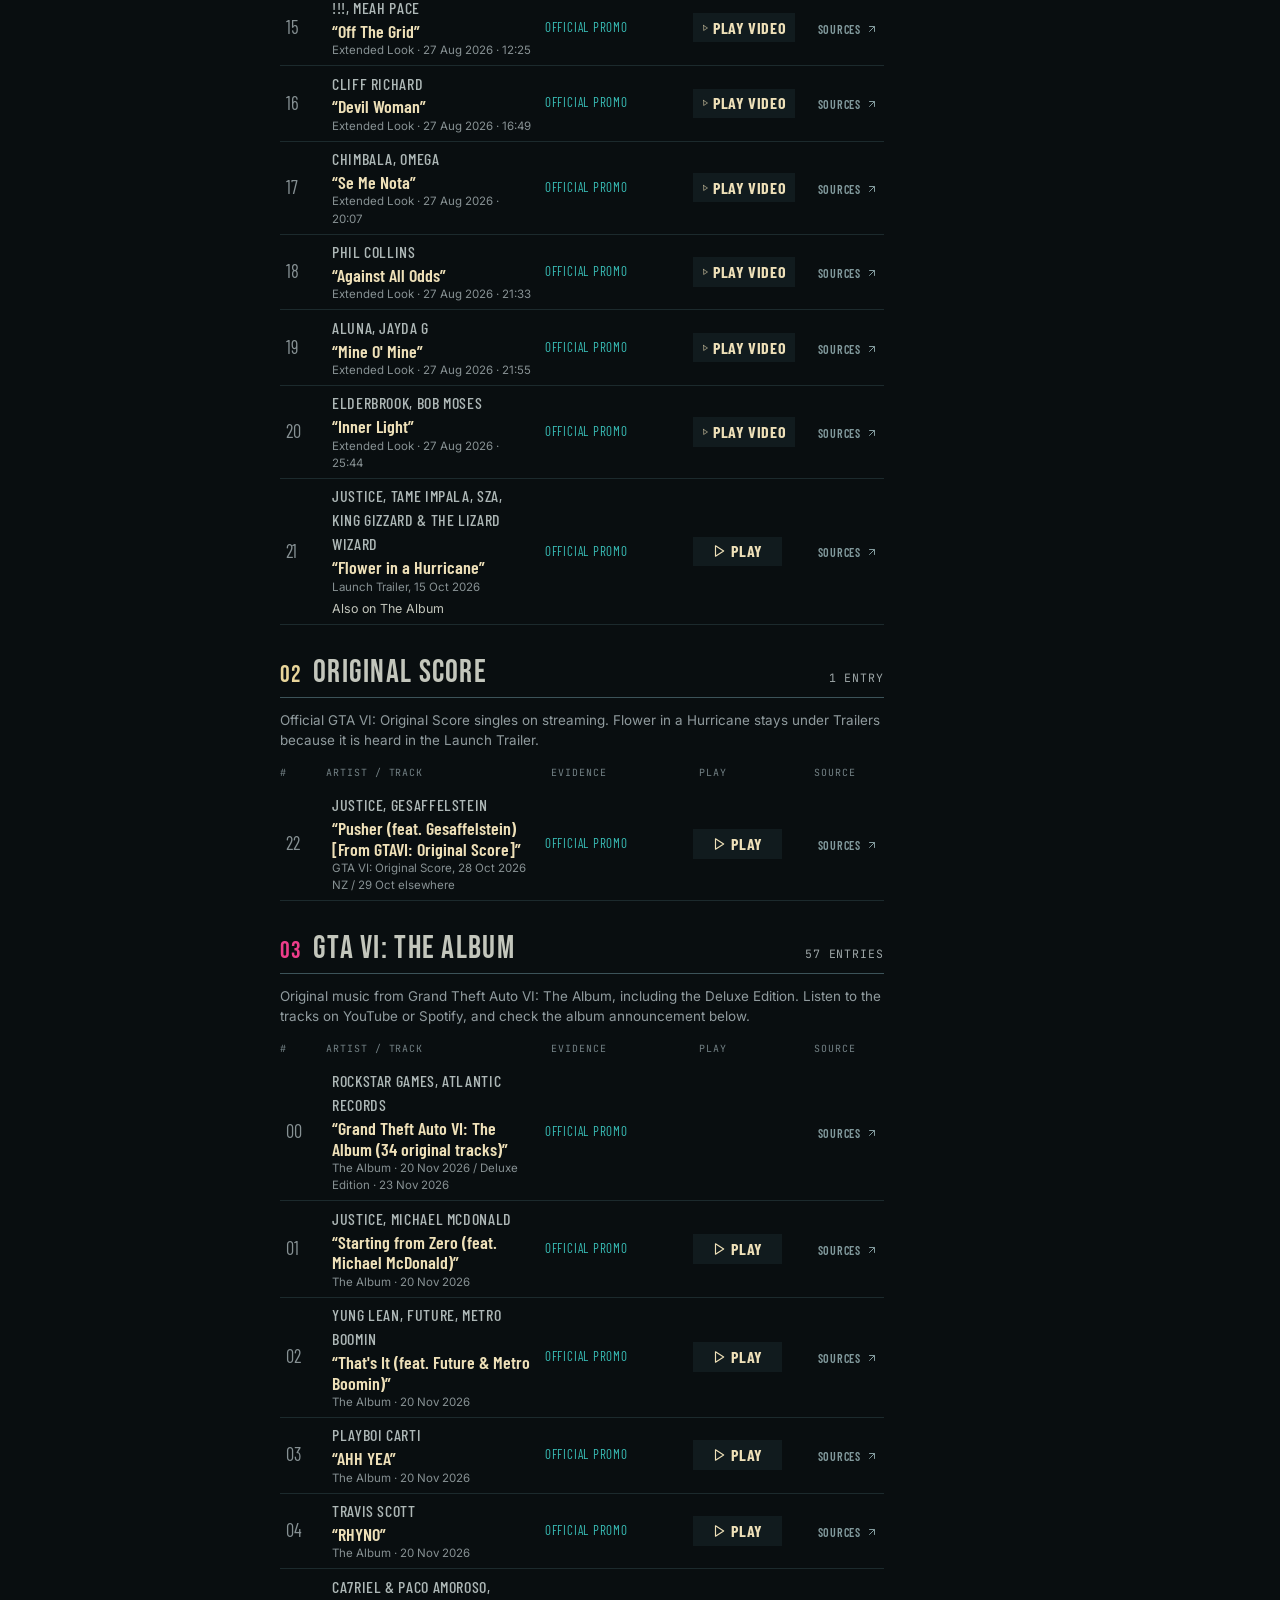
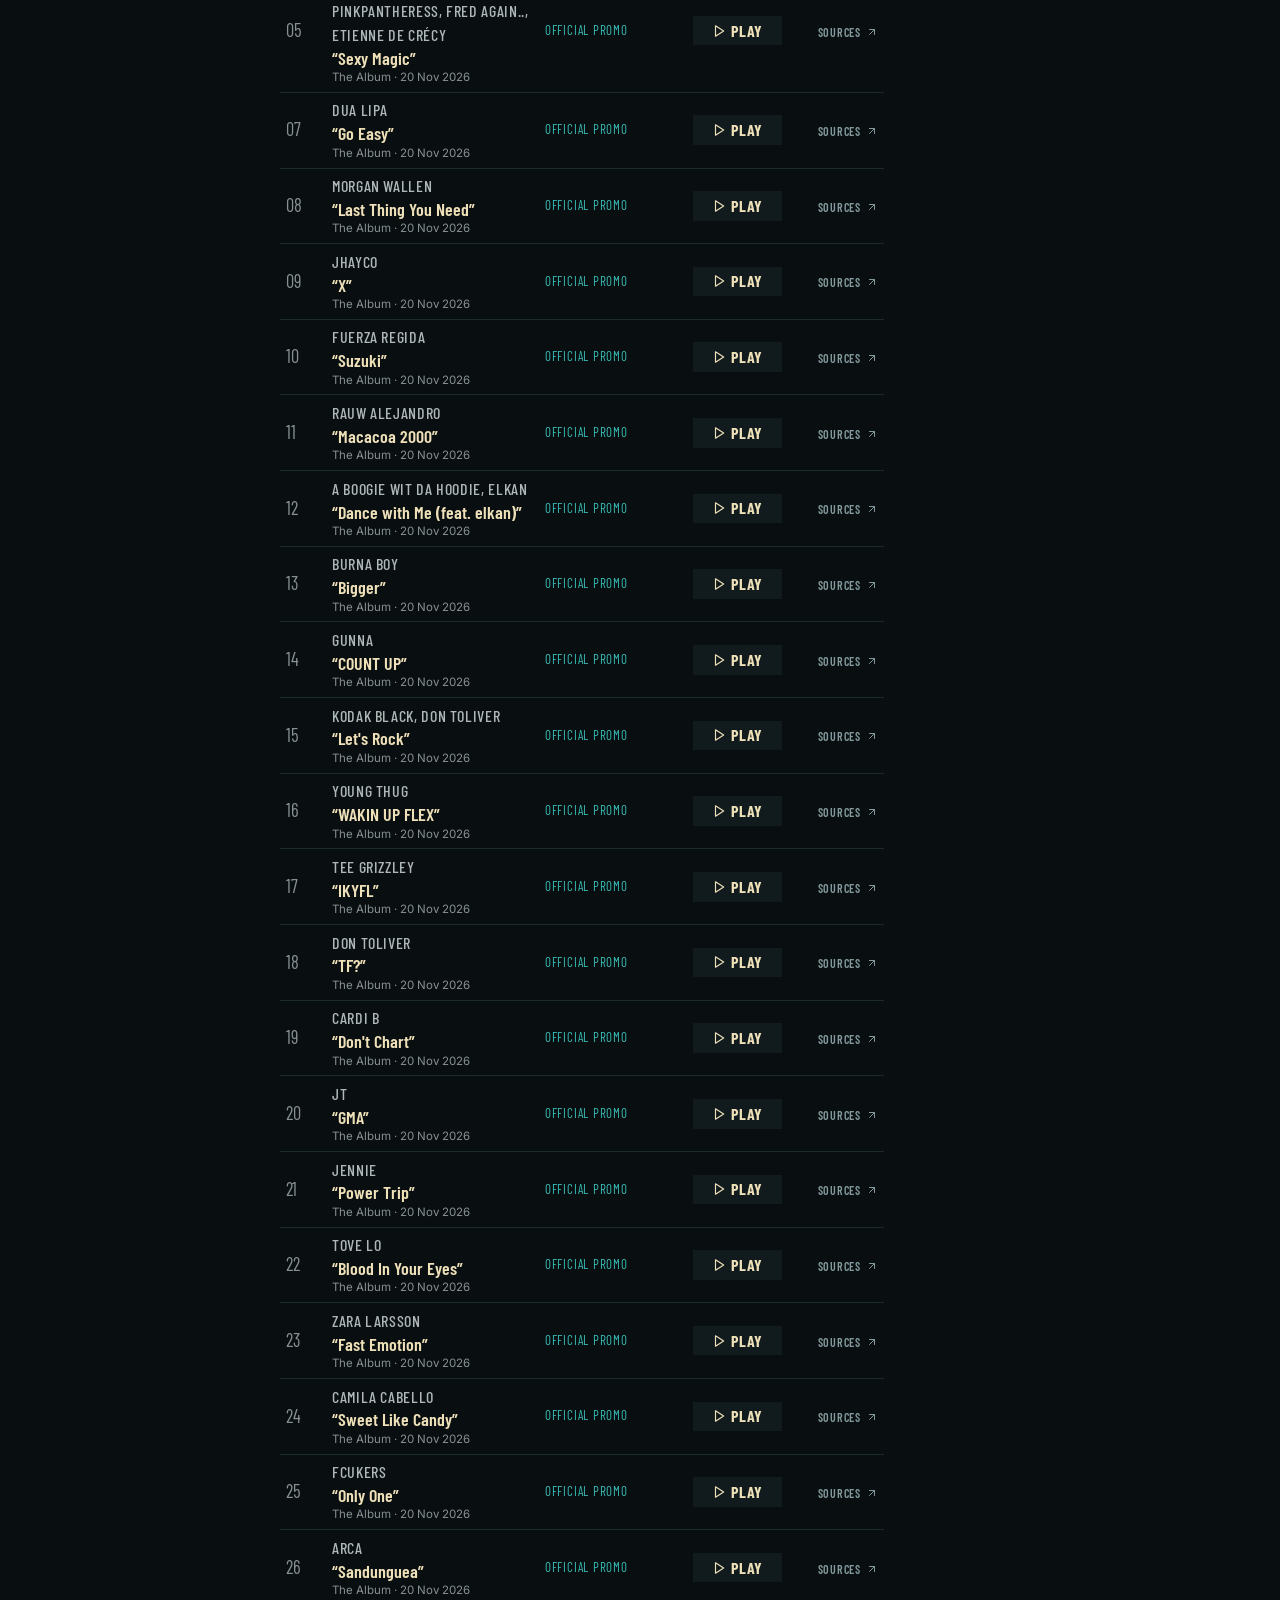
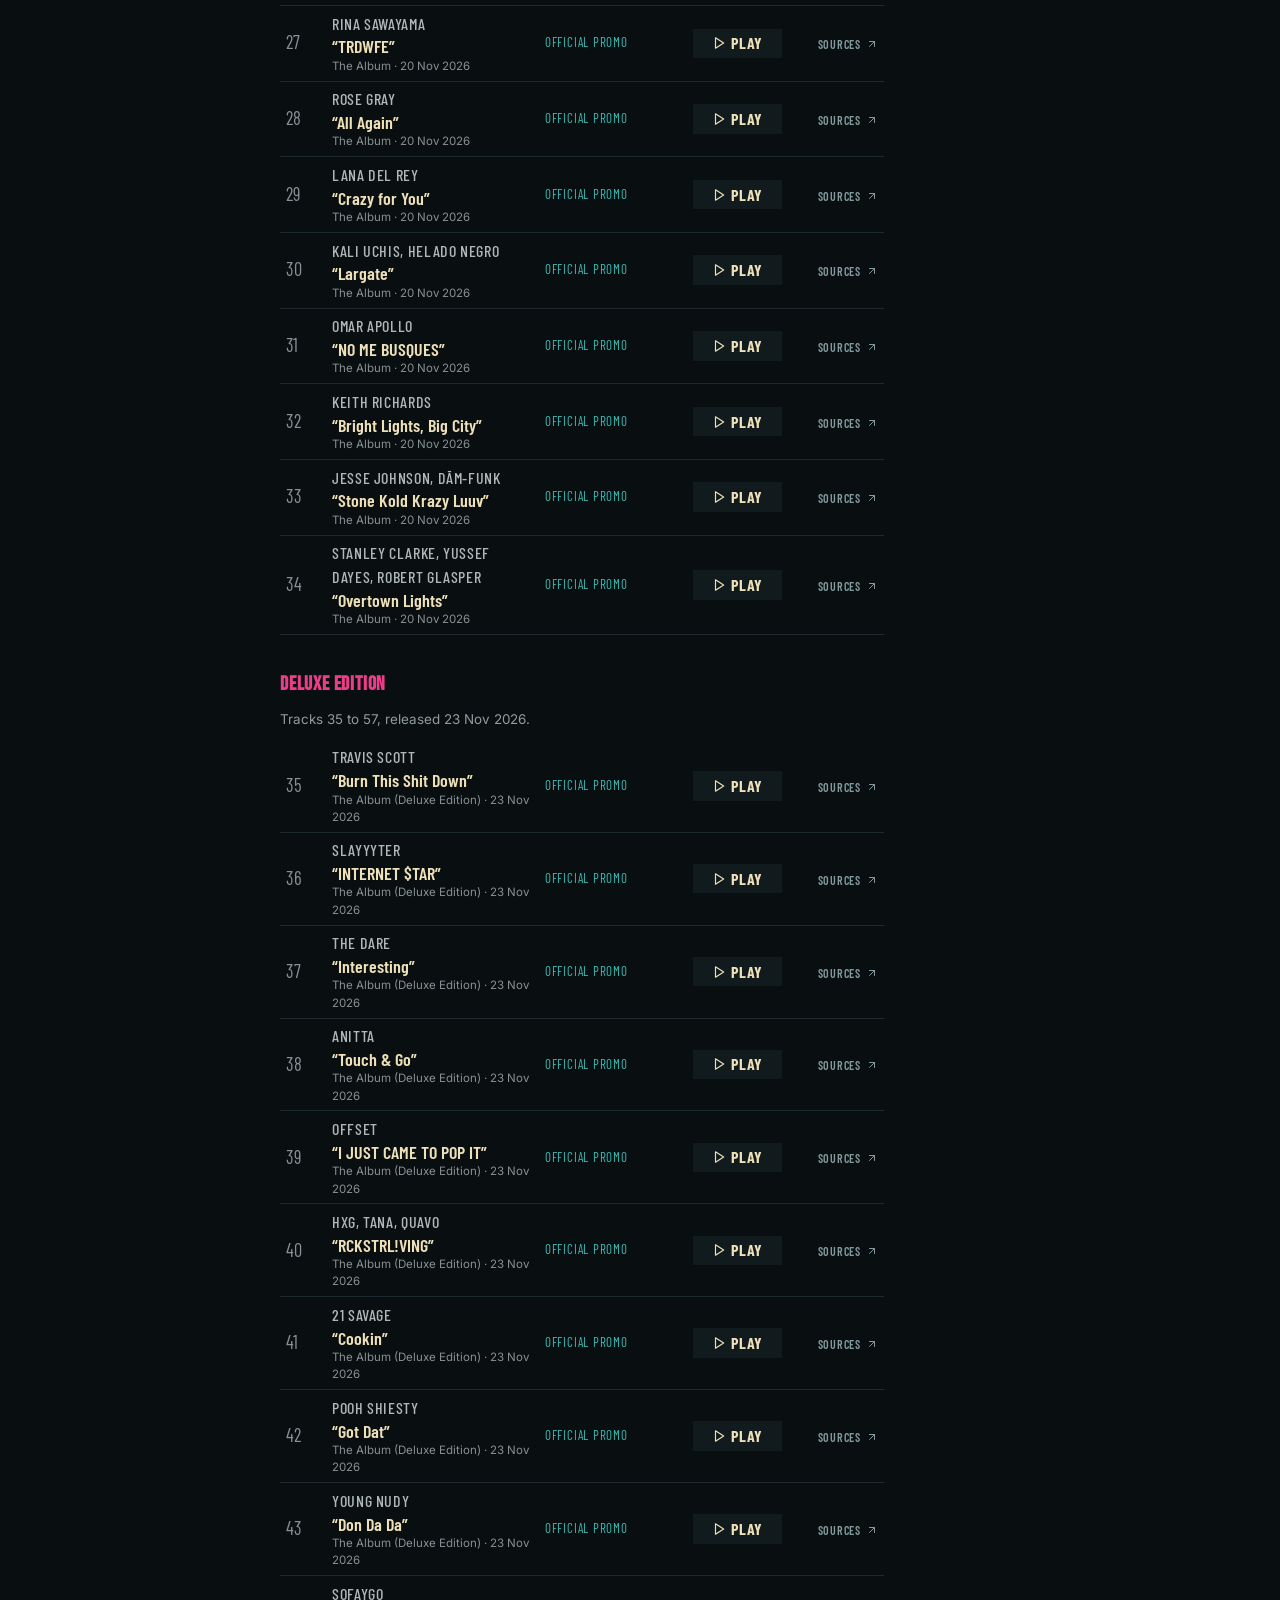
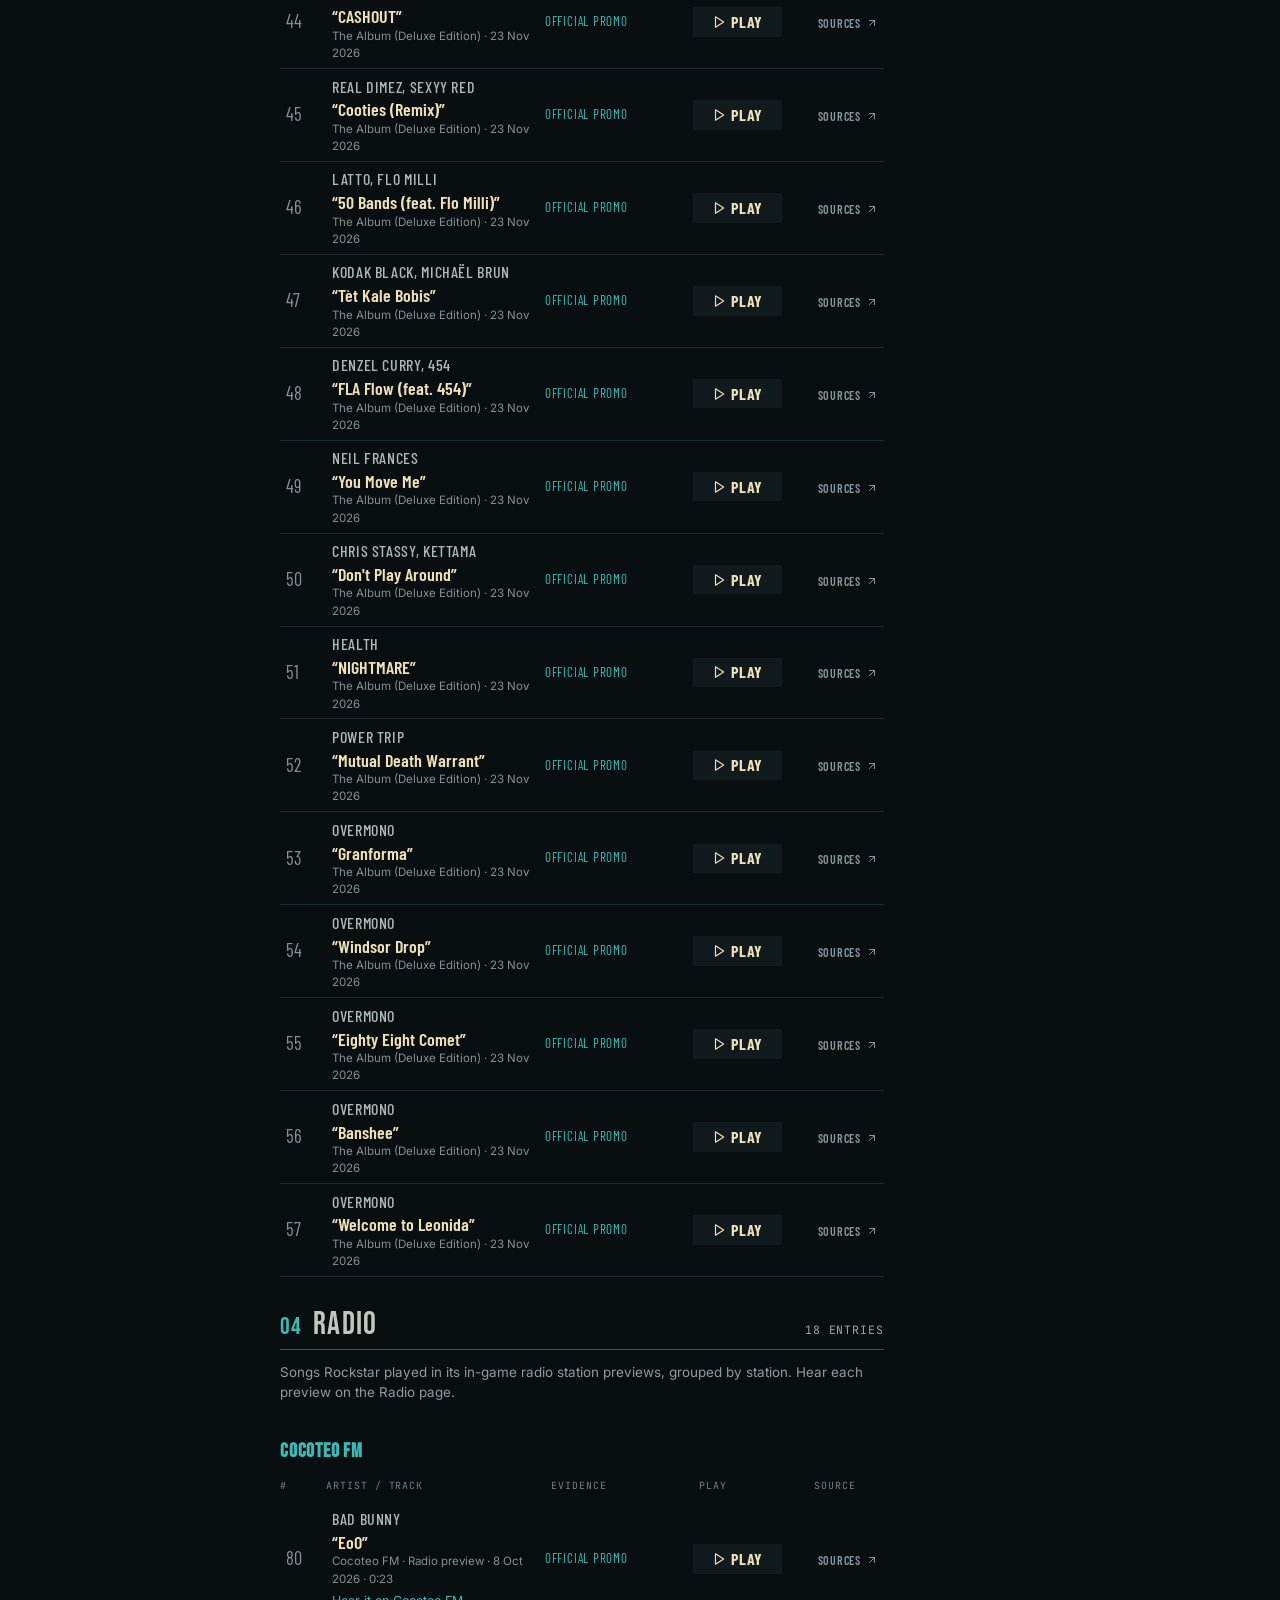
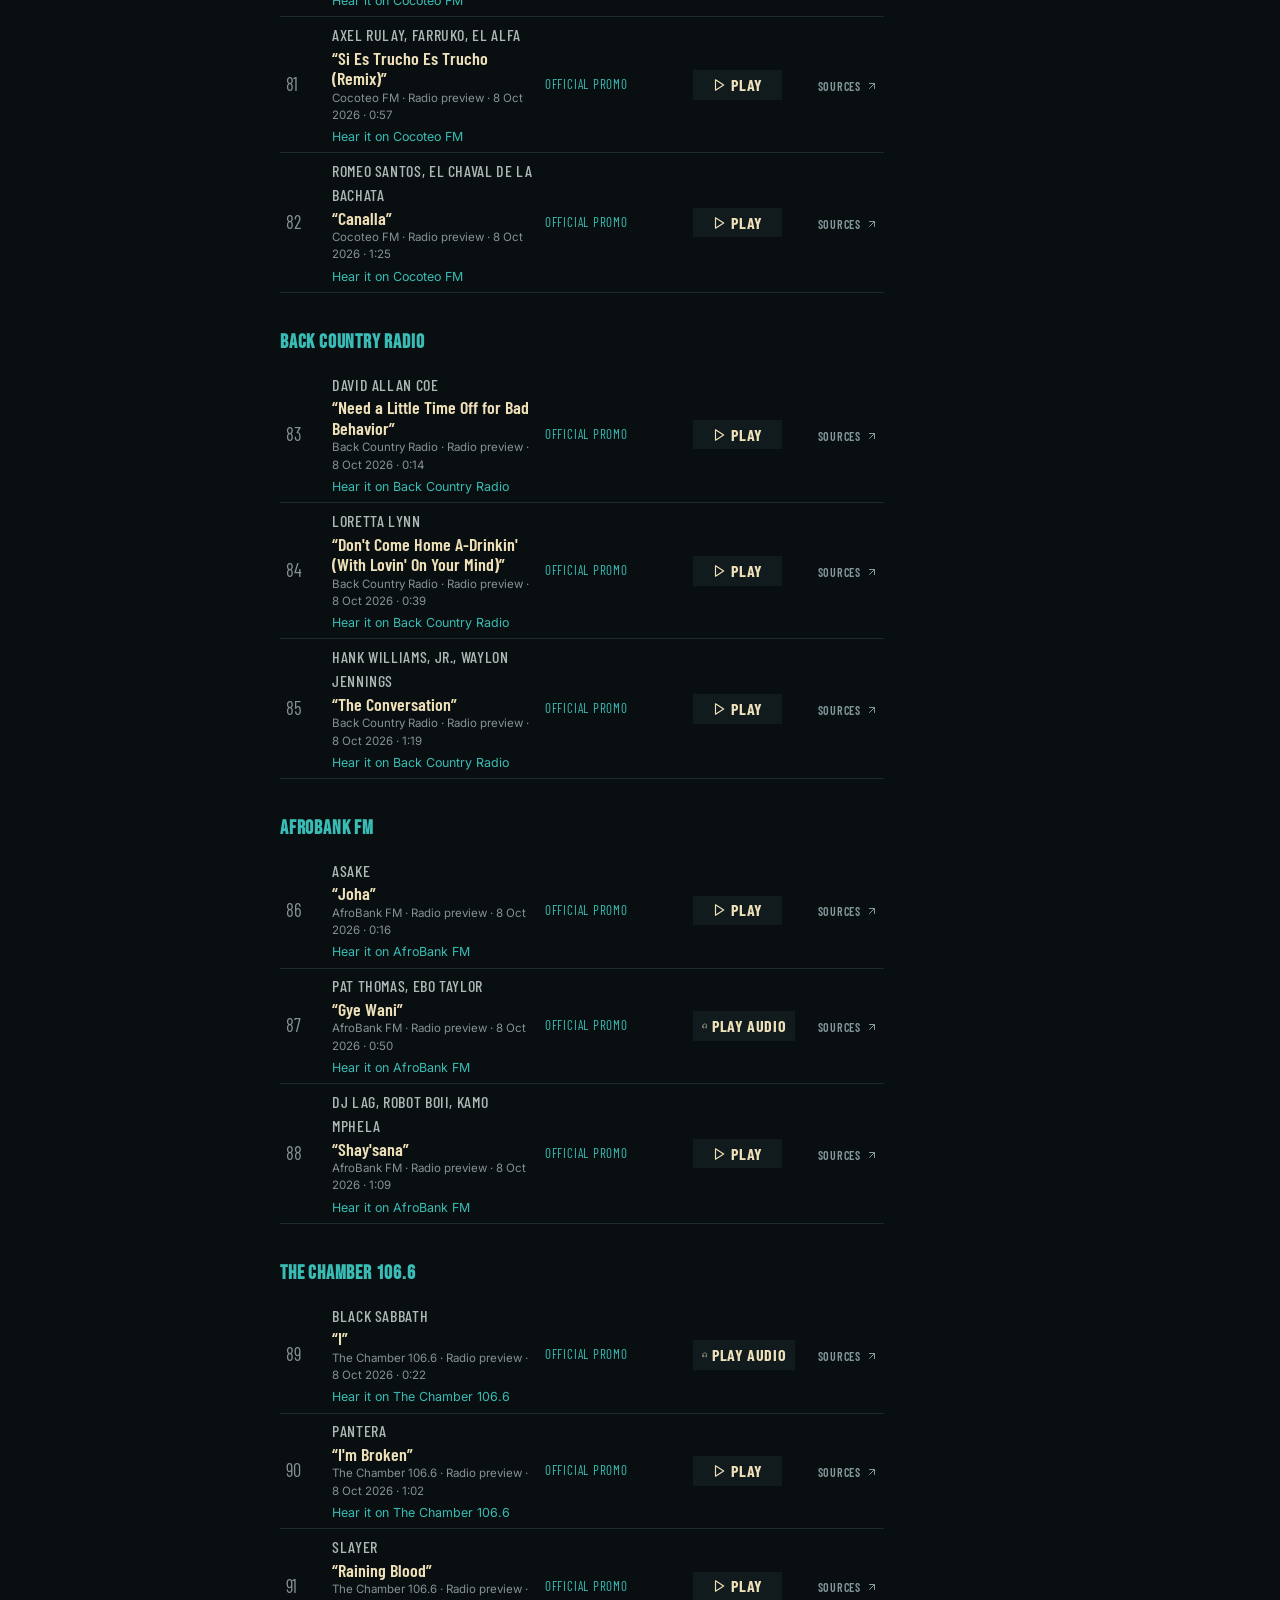
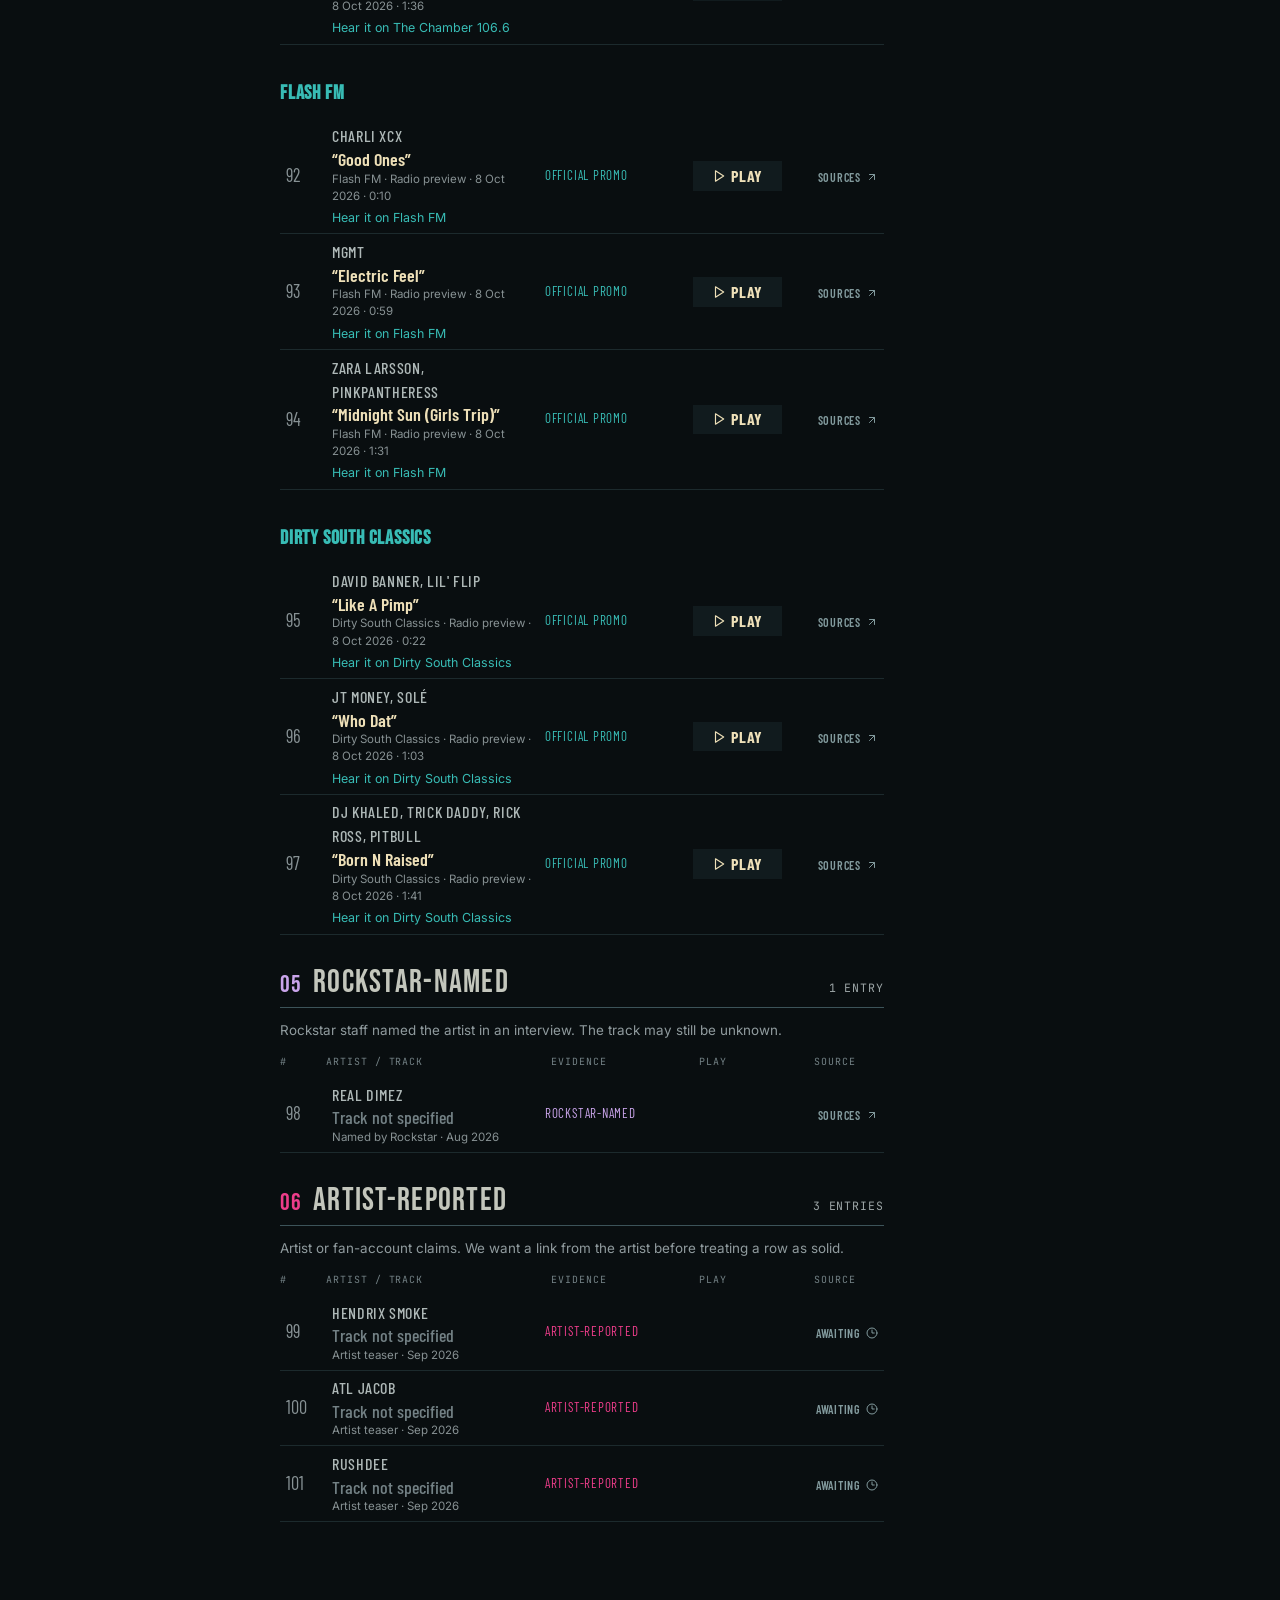
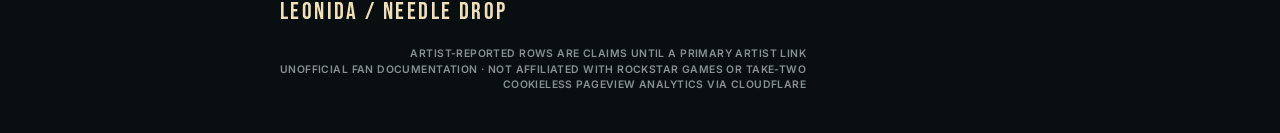
<file: docs/stations.html>
<!doctype html>
<html lang="en">
  <head>
    <meta charset="utf-8" />
    <title>Leonida Needle Drop</title>
    <link rel="canonical" href="./" />
    <meta http-equiv="refresh" content="0;url=./" />
    <script>
      location.replace(new URL("./", location.href).pathname);
    </script>
  </head>
  <body>
    <p><a href="./">This page is gone. The list is on the home page.</a></p>
    <!-- Cloudflare Web Analytics --><script type='module' src='https://static.cloudflareinsights.com/beacon.min.js' data-cf-beacon='{"token": "36ca547414b54089a4cac3e3b336f02d"}'></script><!-- End Cloudflare Web Analytics -->
  </body>
</html>
</file>
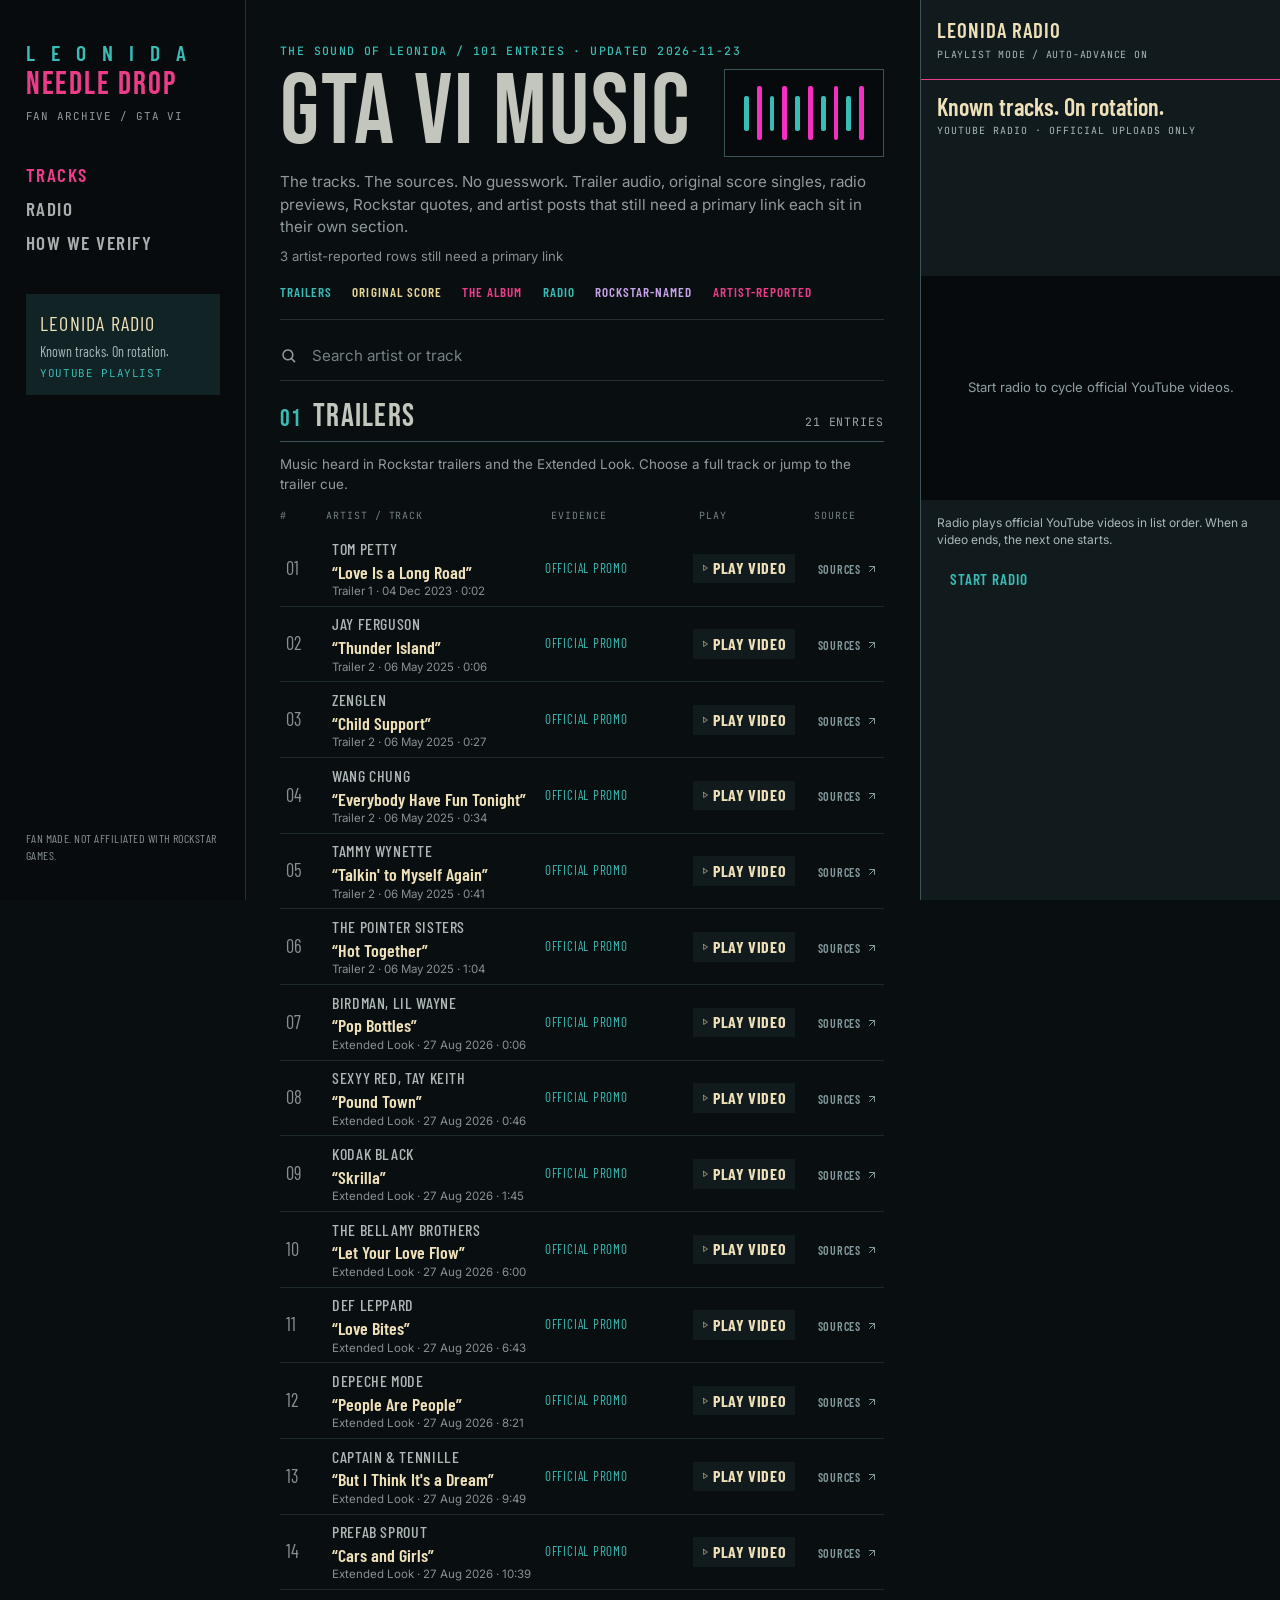
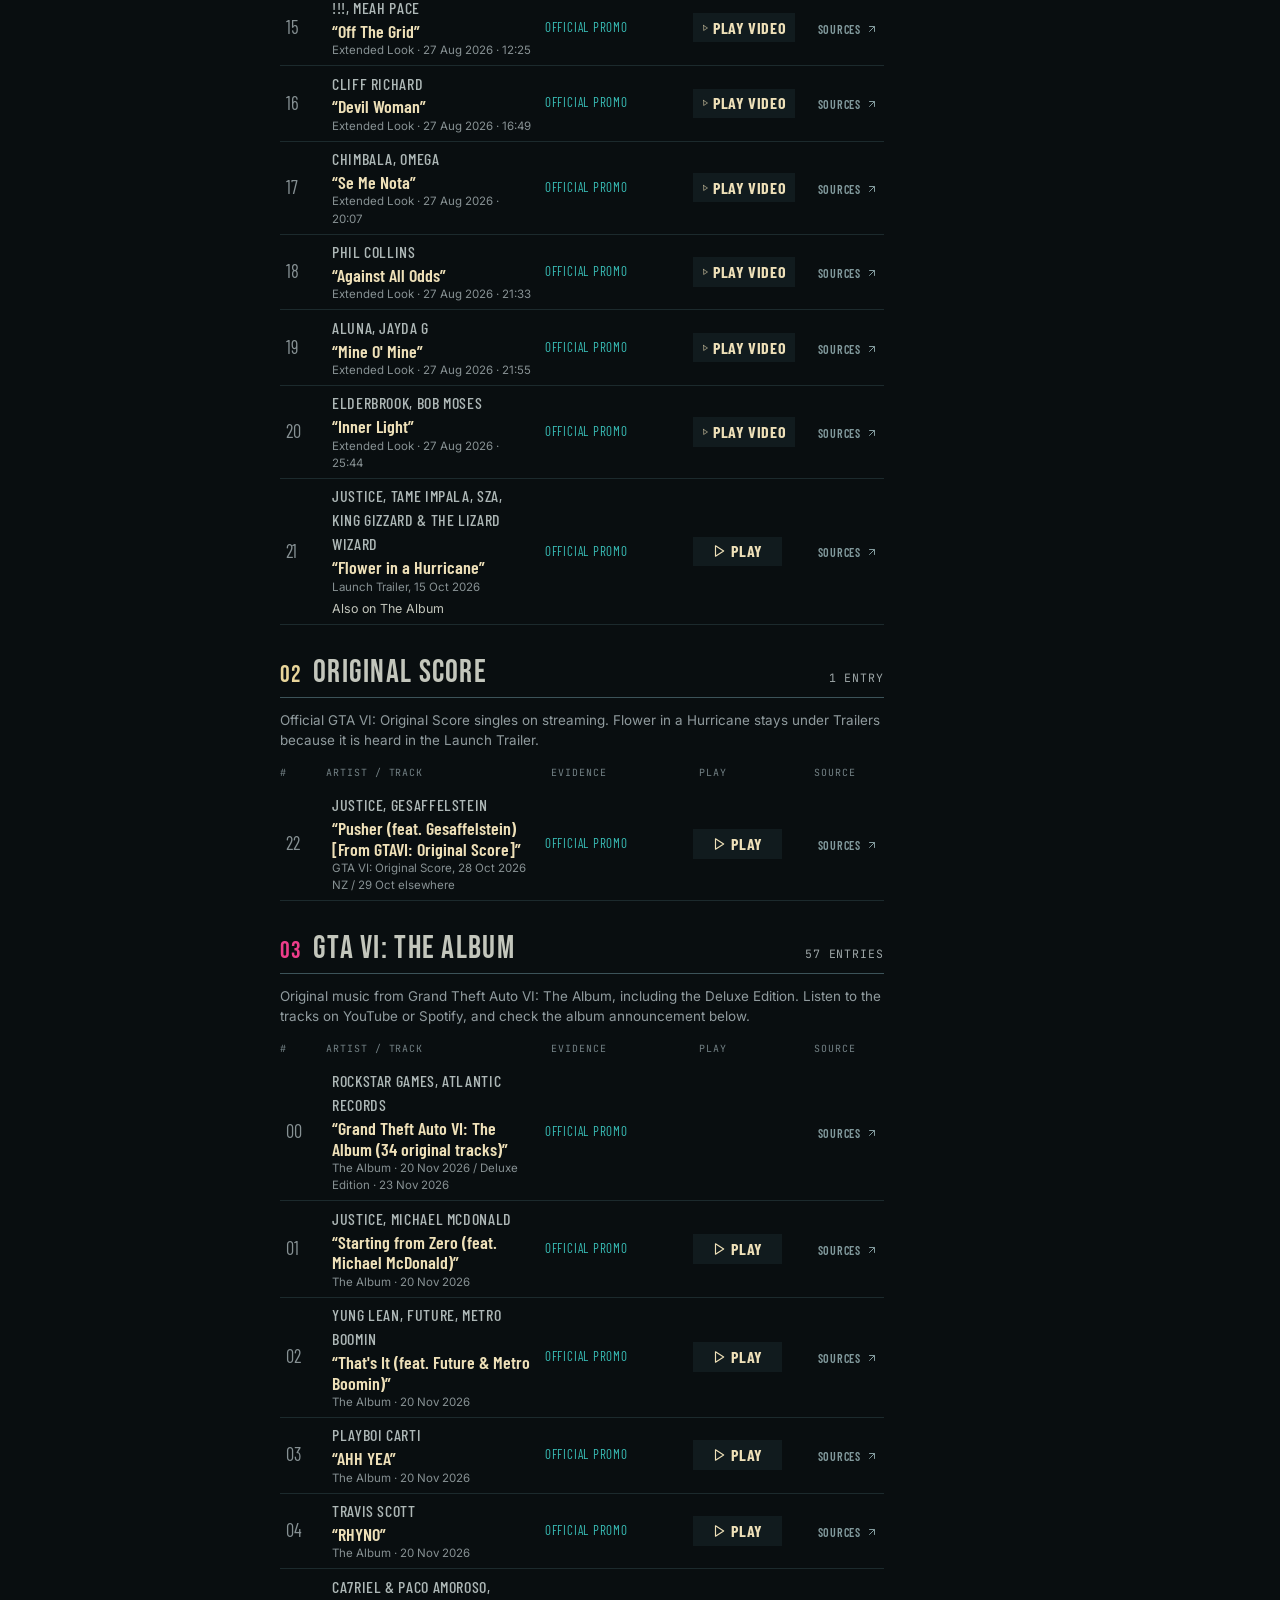
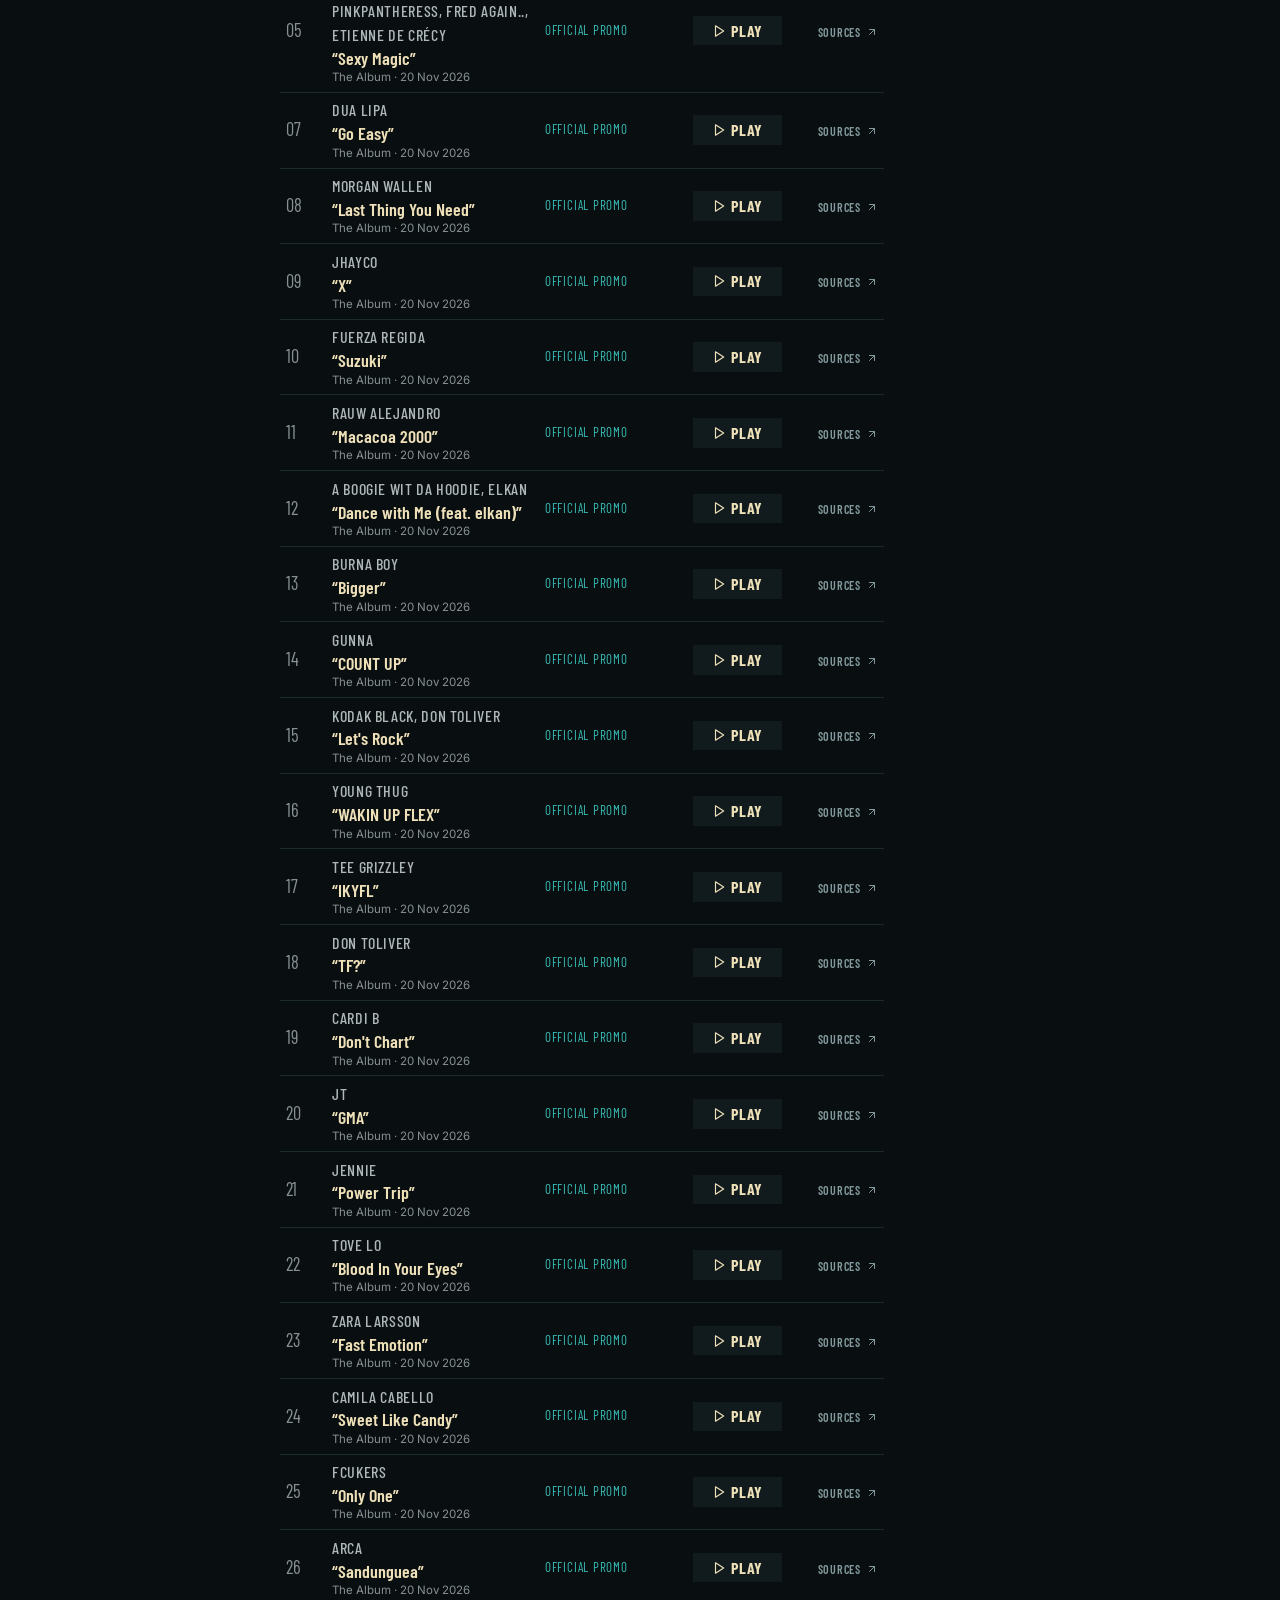
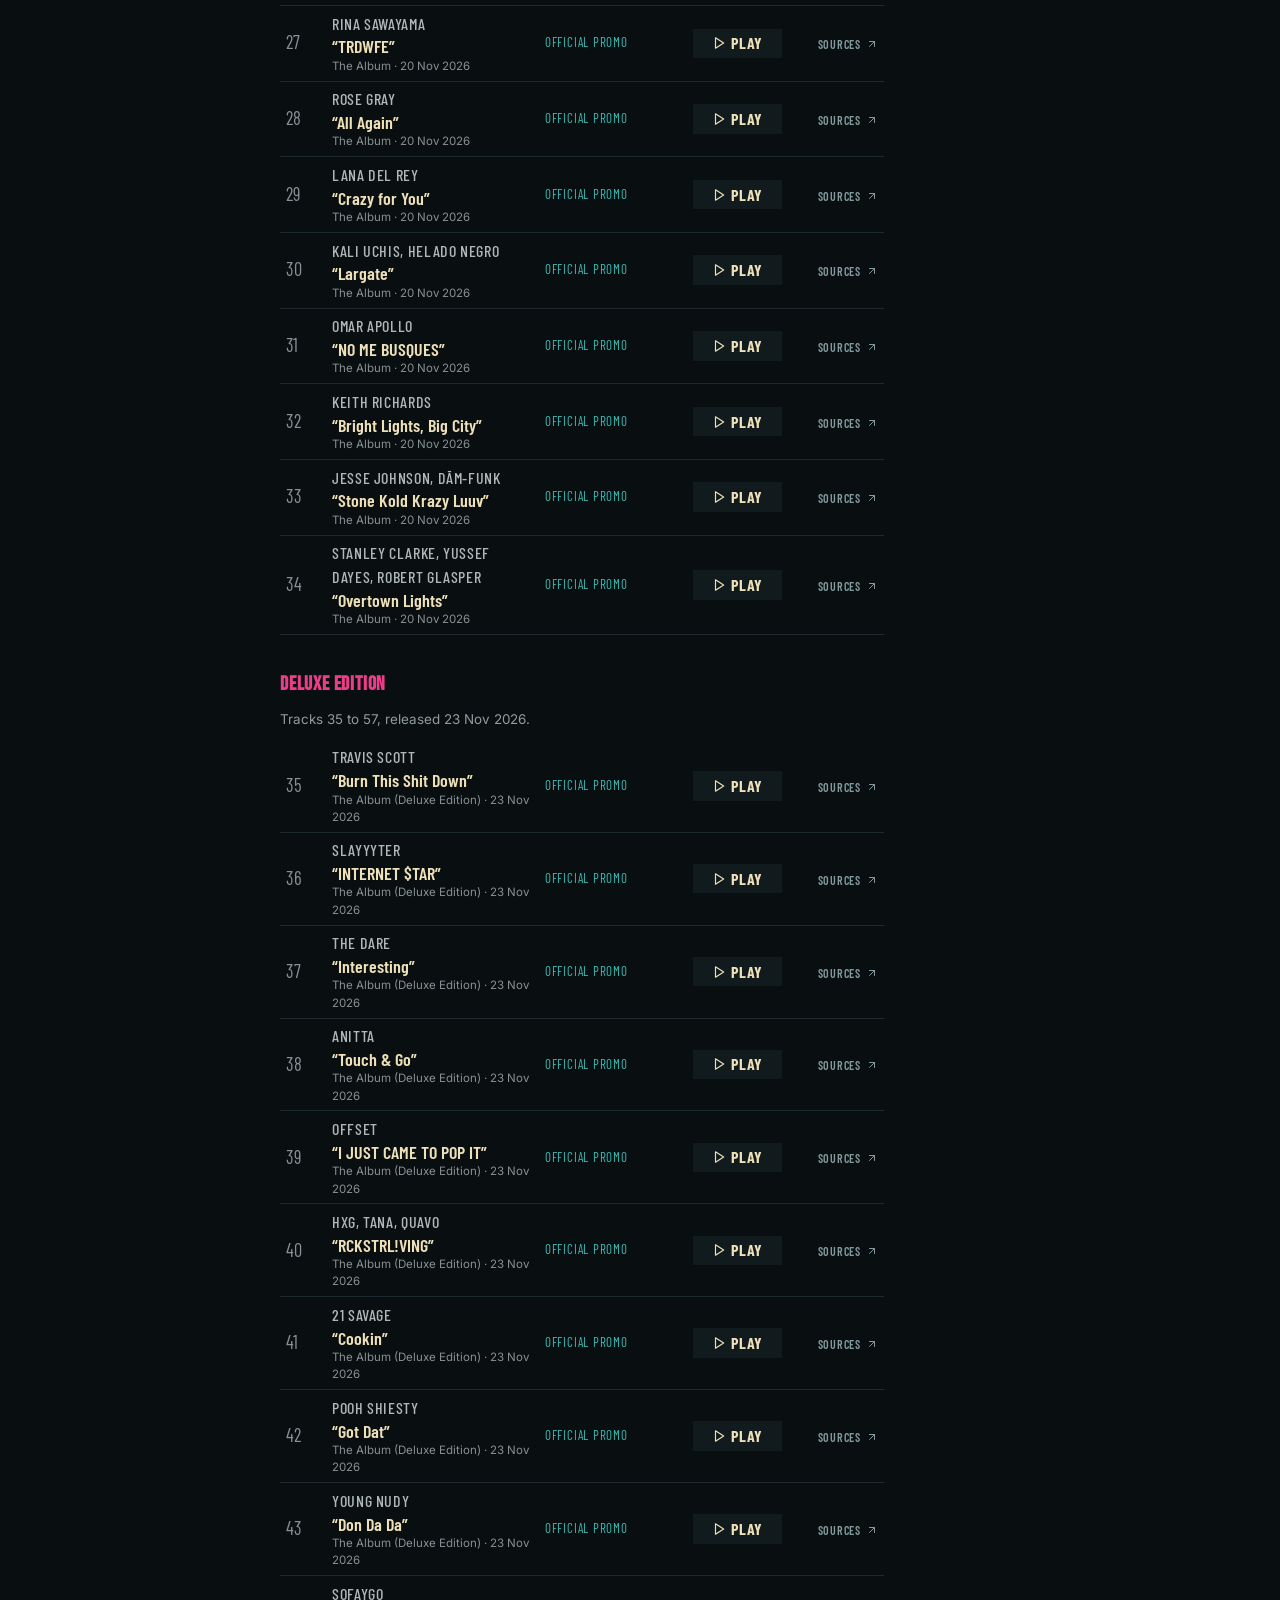
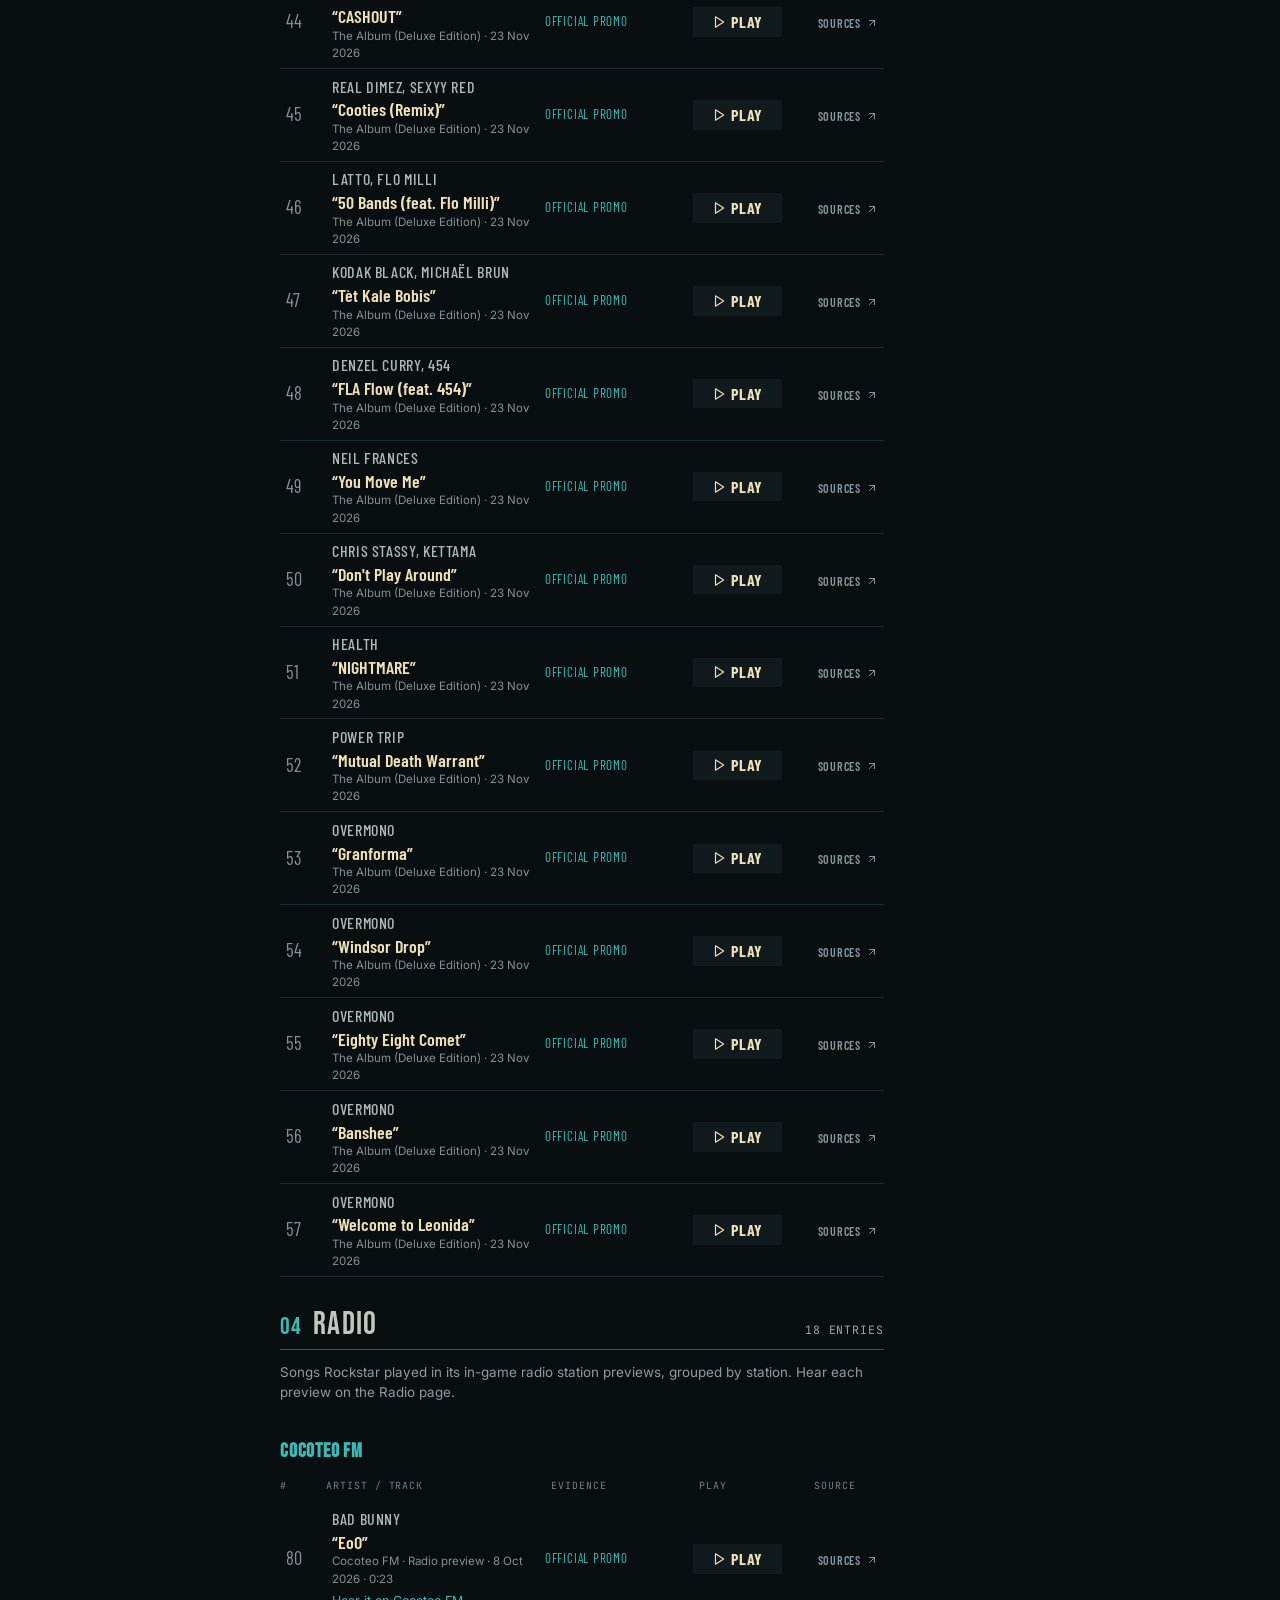
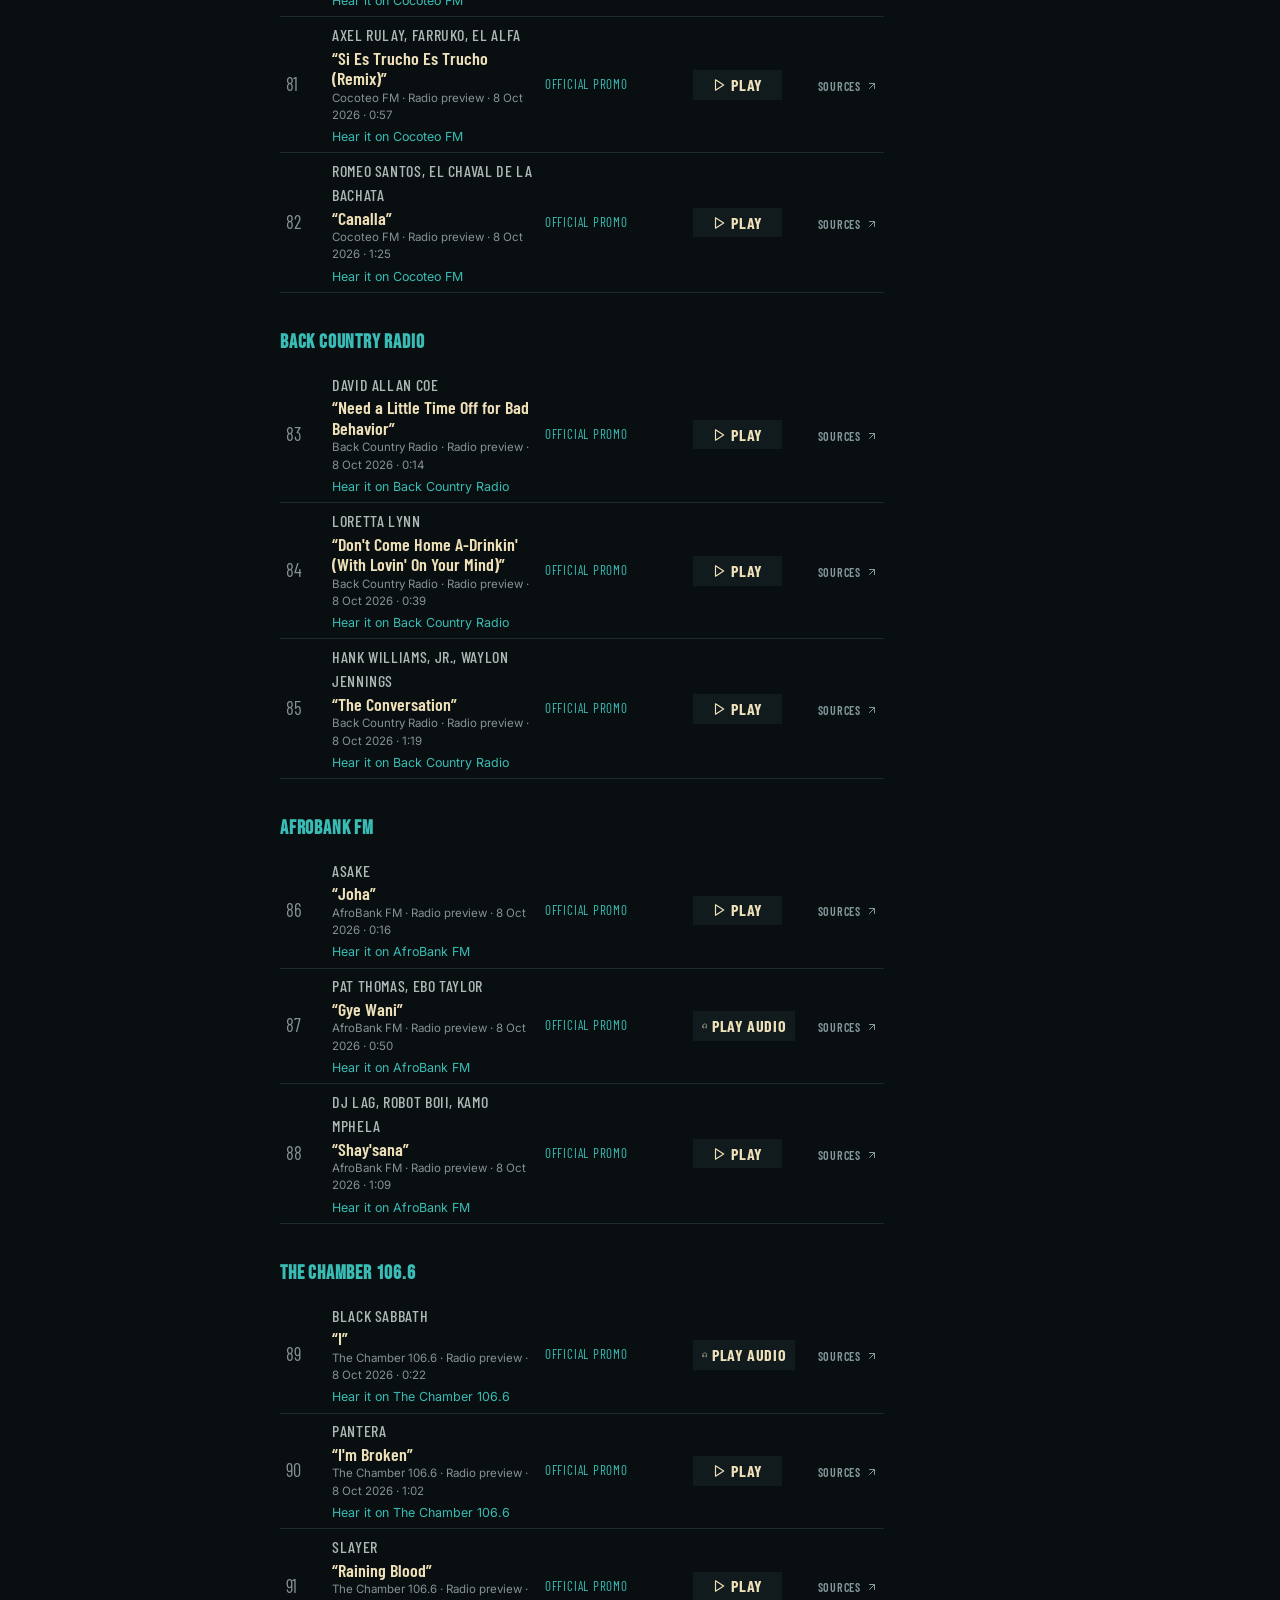
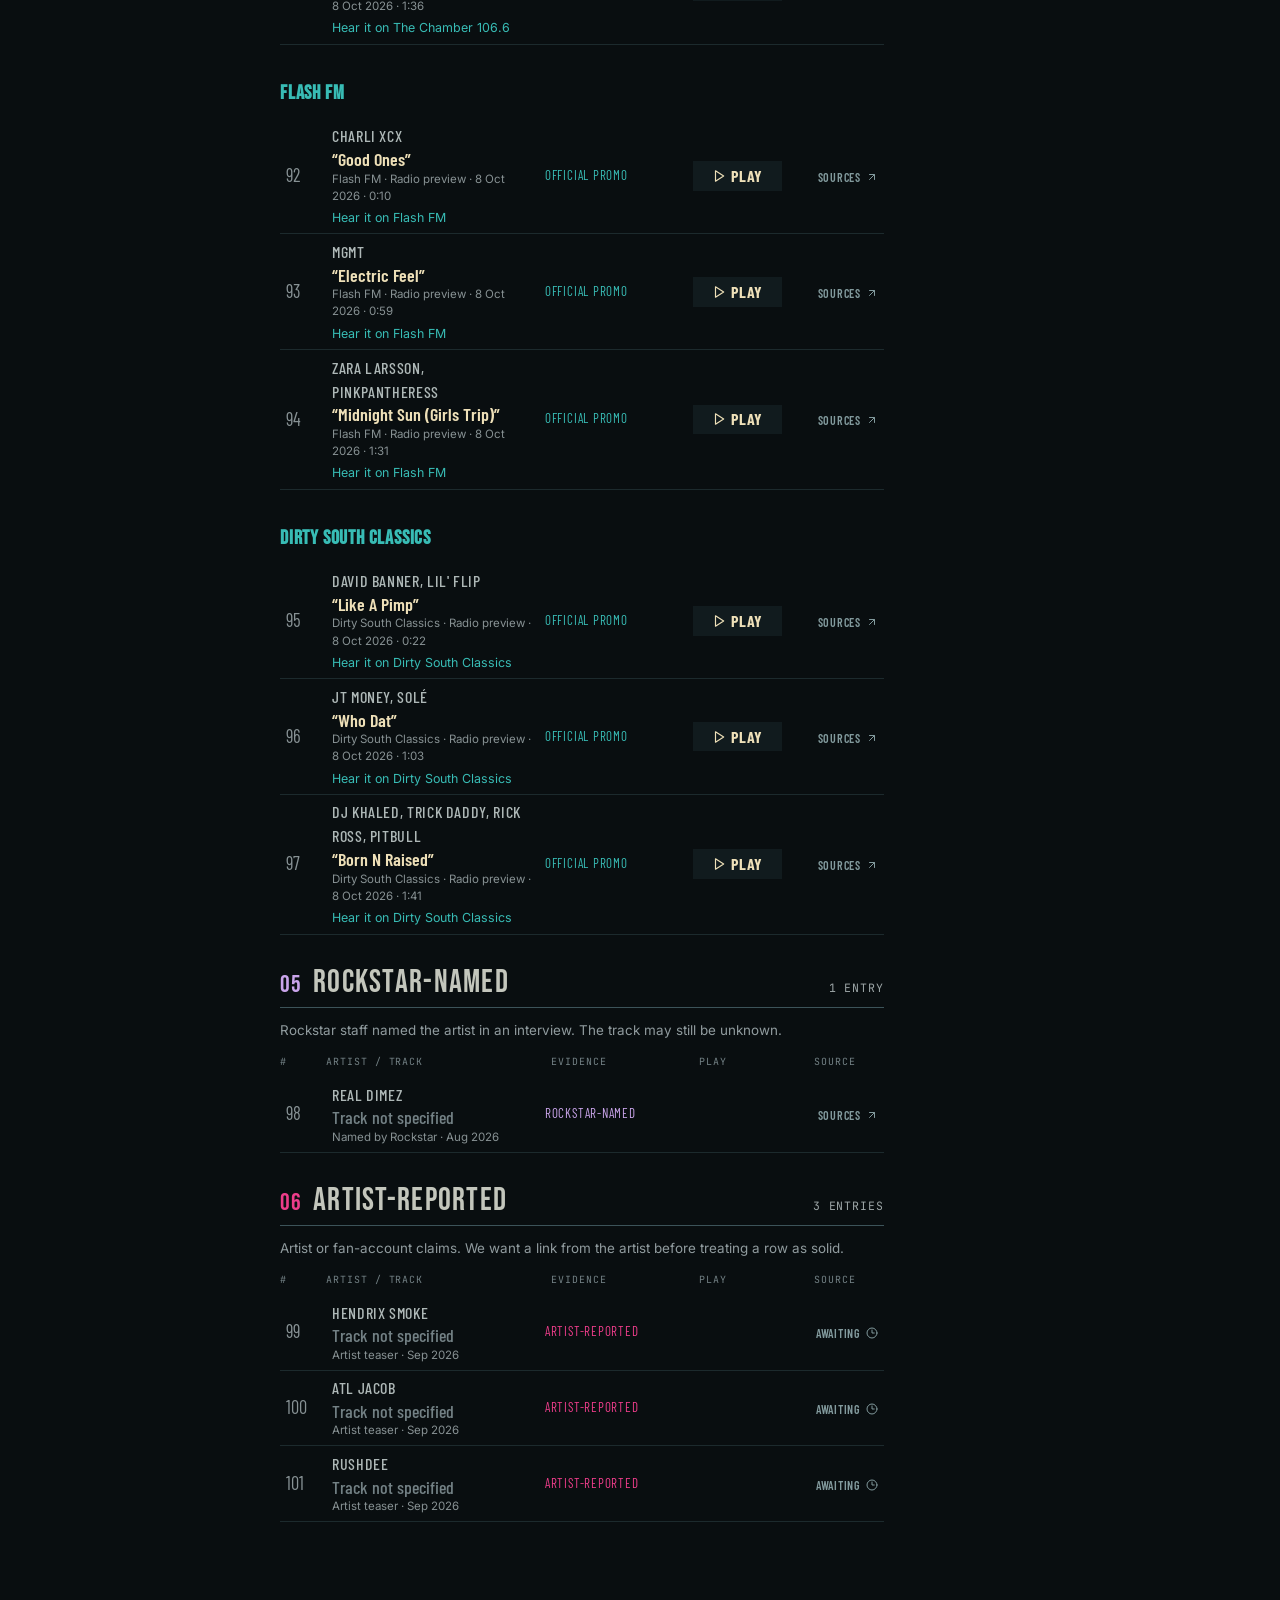
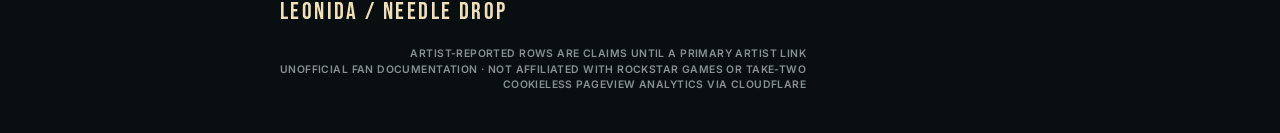
<file: docs/tracks.html>
<!doctype html>
<html lang="en">
  <head>
    <meta charset="utf-8" />
    <title>Leonida Needle Drop</title>
    <link rel="canonical" href="./" />
    <meta http-equiv="refresh" content="0;url=./" />
    <script>
      const dest = new URL("./", location.href);
      dest.search = location.search;
      dest.hash = location.hash;
      location.replace(dest.pathname + dest.search + dest.hash);
    </script>
  </head>
  <body>
    <p><a href="./">The list is on the home page.</a></p>
    <!-- Cloudflare Web Analytics --><script type='module' src='https://static.cloudflareinsights.com/beacon.min.js' data-cf-beacon='{"token": "36ca547414b54089a4cac3e3b336f02d"}'></script><!-- End Cloudflare Web Analytics -->
  </body>
</html>
</file>
<file: docs/assets/style.css>
:root {
  --asphalt: #090e10;
  --nav: #080b0d;
  --panel: #111b1e;
  --panel-2: #122326;
  --row-active: #122a2d;
  --stage: #060a0c;
  --paper: #eee0b8;
  --ink: #c3c6bc;
  --muted: #909b9e;
  --muted-soft: #879193;
  --line: #253035;
  --line-strong: #3c5359;
  --teal: #38bcb5;
  --magenta: #ed3d8a;
  --promo: #38bcb5;
  --named: #c9a4ea;
  --reported: #ed3d8a;
  --leak: #d4a017;
  --score: #e8d59a;
  --display: "Bebas Neue", "Anton", "Arial Narrow", sans-serif;
  --track: "Barlow Condensed", "Arial Narrow", sans-serif;
  --body: "Inter", system-ui, sans-serif;
  --mono: "JetBrains Mono", ui-monospace, monospace;
  --nav-w: 15.4rem;
  --dock-w: 22.5rem;
}

*,
*::before,
*::after {
  box-sizing: border-box;
}

html {
  scroll-behavior: smooth;
}

body {
  margin: 0;
  color: var(--ink);
  background: var(--asphalt);
  font-family: var(--body);
  line-height: 1.5;
}

a {
  color: inherit;
}

button,
input {
  font: inherit;
  color: inherit;
}

.visually-hidden {
  position: absolute;
  width: 1px;
  height: 1px;
  overflow: hidden;
  clip: rect(0 0 0 0);
  white-space: nowrap;
}

.app-shell {
  display: grid;
  grid-template-columns: var(--nav-w) minmax(0, 1fr) var(--dock-w);
  min-height: 100dvh;
  align-items: stretch;
}

.app-shell:has(.archive-main):not(:has(.player-dock)) {
  grid-template-columns: var(--nav-w) minmax(0, 1fr);
}

/* Sidebar */
.archive-nav {
  position: sticky;
  top: 0;
  align-self: start;
  height: 100dvh;
  overflow-y: auto;
  z-index: 20;
  display: flex;
  flex-direction: column;
  gap: 2.25rem;
  padding: 2.25rem 1.6rem;
  background: var(--nav);
  border-right: 1px solid var(--line);
}

.nav-brand {
  display: grid;
  gap: 0.15rem;
  text-decoration: none;
}

.nav-brand-leonida {
  font-family: var(--track);
  font-size: 1.35rem;
  font-weight: 600;
  letter-spacing: 0.28em;
  color: var(--teal);
}

.nav-brand-drop {
  font-family: var(--display);
  font-size: 2rem;
  letter-spacing: 0.06em;
  text-transform: uppercase;
  color: var(--magenta);
  line-height: 0.9;
}

.nav-brand-sub {
  margin-top: 0.4rem;
  font-family: var(--mono);
  font-size: 0.68rem;
  letter-spacing: 0.08em;
  text-transform: uppercase;
  color: #939b9c;
}

.nav-links {
  display: grid;
  gap: 0.35rem;
}

.nav-links a {
  font-family: var(--track);
  font-size: 1.2rem;
  font-weight: 600;
  letter-spacing: 0.08em;
  text-transform: uppercase;
  text-decoration: none;
  color: #a8aead;
}

.nav-links a[aria-current="page"] {
  color: var(--magenta);
}

.nav-links a:hover {
  color: var(--paper);
}

.radio-entry {
  display: grid;
  gap: 0.2rem;
  width: 100%;
  margin: 0;
  padding: 0.85rem 0.9rem;
  border: 0;
  background: var(--panel-2);
  text-align: left;
  cursor: pointer;
  text-decoration: none;
}

.radio-entry-title {
  font-family: var(--track);
  font-size: 1.25rem;
  letter-spacing: 0.06em;
  text-transform: uppercase;
  color: var(--paper);
}

.radio-entry-copy,
.radio-entry-status {
  font-family: var(--track);
  font-size: 0.88rem;
  color: #a6b7b8;
}

.radio-entry-status {
  font-family: var(--mono);
  font-size: 0.68rem;
  letter-spacing: 0.06em;
  text-transform: uppercase;
  color: var(--teal);
}

.radio-entry.is-live {
  box-shadow: inset 2px 0 0 var(--teal);
}

.nav-disclaimer {
  margin: auto 0 0;
  font-family: var(--track);
  font-size: 0.75rem;
  letter-spacing: 0.04em;
  text-transform: uppercase;
  color: var(--muted-soft);
  line-height: 1.4;
}

/* Main column */
.archive-main {
  min-width: 0;
  overflow-anchor: none;
  display: flex;
  flex-direction: column;
  padding: 1.9rem 2.25rem 2.5rem 2.1rem;
}

.archive-hero {
  position: sticky;
  top: var(--sticky-nav-height, 0px);
  z-index: 10;
  background: var(--asphalt);
  padding: 0.75rem 0 1rem;
  border-bottom: 1px solid var(--line);
  margin-bottom: 1.5rem;
}

.hero-kicker {
  margin: 0 0 0.6rem;
  font-family: var(--mono);
  font-size: 0.72rem;
  font-weight: 500;
  letter-spacing: 0.12em;
  text-transform: uppercase;
  color: var(--teal);
}

.hero-explainer {
  display: grid;
  grid-template-rows: 1fr;
  opacity: 1;
  transition: grid-template-rows 220ms ease, opacity 160ms ease;
}

.hero-explainer-inner {
  min-height: 0;
  overflow: hidden;
}

.archive-hero.is-compact .hero-explainer {
  grid-template-rows: 0fr;
  opacity: 0;
}

.archive-hero h1 {
  margin: 0;
  font-family: var(--display);
  font-size: clamp(3rem, 8vw, 6.25rem);
  font-weight: 400;
  line-height: 0.86;
  letter-spacing: 0.02em;
  text-transform: uppercase;
  color: var(--ink);
}

.hero-heading {
  display: grid;
  grid-template-columns: minmax(0, 1fr) 10rem;
  align-items: center;
  gap: 1.25rem;
}

.hero-graphic {
  display: grid;
  place-items: center;
  height: 5.5rem;
  border: 1px solid var(--line-strong);
  background: var(--stage);
  overflow: hidden;
}

.eq-bars {
  display: flex;
  align-items: center;
  justify-content: center;
  gap: 0.5rem;
  height: 60%;
}

.eq-bars span {
  display: block;
  width: 0.3rem;
  border-radius: 2px;
  animation: eq-pulse 1.1s ease-in-out infinite alternate;
  animation-play-state: paused;
}

.hero-graphic.is-playing .eq-bars span {
  animation-play-state: running;
}

.eq-bars span:nth-child(odd) {
  background: var(--teal);
  height: 2.2rem;
}

.eq-bars span:nth-child(even) {
  background: #f52fc0;
  height: 3.4rem;
}

.eq-bars span:nth-child(2) { animation-delay: 0.1s; }
.eq-bars span:nth-child(3) { animation-delay: 0.2s; }
.eq-bars span:nth-child(4) { animation-delay: 0.3s; }
.eq-bars span:nth-child(5) { animation-delay: 0.4s; }
.eq-bars span:nth-child(6) { animation-delay: 0.5s; }
.eq-bars span:nth-child(7) { animation-delay: 0.6s; }
.eq-bars span:nth-child(8) { animation-delay: 0.7s; }
.eq-bars span:nth-child(9) { animation-delay: 0.8s; }
.eq-bars span:nth-child(10) { animation-delay: 0.9s; }

@keyframes eq-pulse {
  from { transform: scaleY(0.55); }
  to { transform: scaleY(1.15); }
}

@media (prefers-reduced-motion: reduce) {
  .hero-explainer {
    transition: none;
  }

  .eq-bars span {
    animation: none;
  }
}

.hero-copy {
  margin: 0.85rem 0 0;
  max-width: 38rem;
  color: var(--muted);
  font-size: 0.95rem;
}

.intro-meta {
  margin: 0.5rem 0 0;
  color: var(--muted-soft);
  font-size: 0.82rem;
}

.intro-meta:empty {
  display: none;
}

.listing-body {
  display: grid;
  gap: 1.25rem;
}

.evidence-key {
  margin-top: 1rem;
  display: flex;
  flex-wrap: wrap;
  gap: 0.75rem 1.25rem;
}

.tier-key {
  text-decoration: none;
  margin: 0;
  padding: 0;
  border: 0;
  background: transparent;
  font-family: var(--track);
  font-size: 0.82rem;
  font-weight: 600;
  letter-spacing: 0.08em;
  text-transform: uppercase;
  color: #9aa8a8;
  cursor: pointer;
}

.tier-key--official { color: var(--promo); }
.tier-key--score { color: var(--score); }
.tier-key--album { color: var(--magenta); }
.tier-key--radio { color: var(--teal); }
.tier-key--named { color: var(--named); }
.tier-key--reported { color: var(--reported); }
.tier-key--leak { color: var(--leak); }

.tier-key[aria-pressed="true"] {
  text-decoration: underline;
  text-underline-offset: 0.25em;
}

.search-wrap {
  display: flex;
  align-items: center;
  gap: 0.75rem;
  padding-bottom: 0.7rem;
  border-bottom: 1px solid var(--line);
  color: var(--muted);
}

.search {
  flex: 1;
  border: 0;
  background: transparent;
  font-size: 0.95rem;
}

.search:focus {
  outline: none;
}

.search::placeholder {
  color: #738185;
}

.tier-section {
  scroll-margin-top: calc(var(--sticky-nav-height, 0px) + var(--sticky-header-height, 0px) + 1rem);
  display: grid;
  gap: 0.75rem;
  margin-bottom: 2rem;
}

.tier-header {
  display: flex;
  justify-content: space-between;
  align-items: baseline;
  gap: 1rem;
  padding-bottom: 0.5rem;
  border-bottom: 1px solid var(--line-strong);
}

.tier-header-title {
  display: flex;
  align-items: baseline;
  gap: 0.7rem;
}

.tier-header-num,
.tier-header-name {
  font-family: var(--display);
  letter-spacing: 0.04em;
  text-transform: uppercase;
  line-height: 1;
}

.tier-header-num {
  font-size: 1.5rem;
}

.tier-header-name {
  margin: 0;
  font-size: clamp(1.5rem, 3vw, 2rem);
  font-weight: 400;
}

.tier-header-count {
  font-family: var(--mono);
  font-size: 0.72rem;
  letter-spacing: 0.08em;
  text-transform: uppercase;
  color: #9da6a7;
}

.tier-section--official_promo .tier-header-num { color: var(--promo); }
.tier-section--score .tier-header-num { color: var(--score); }
.tier-section--the_album .tier-header-num { color: var(--magenta); }
.tier-section--radio .tier-header-num { color: var(--teal); }
.tier-section--rockstar_named .tier-header-num { color: var(--named); }
.tier-section--artist_reported .tier-header-num { color: var(--reported); }
.tier-section--unconfirmed_leak .tier-header-num { color: var(--leak); }

.tier-section--official_promo .subsection {
  margin-top: 1.35rem;
}

.tier-section--official_promo .subsection-title {
  color: var(--promo);
}

.tier-section--radio .subsection {
  margin-top: 1.35rem;
}

.tier-section--radio .subsection-title {
  color: var(--teal);
}

.tier-section--the_album .subsection {
  margin-top: 1.35rem;
}

.tier-section--the_album .subsection-title {
  color: var(--magenta);
}

.tier-description {
  margin: 0;
  color: var(--muted);
  font-size: 0.84rem;
  max-width: 44rem;
}

.subsection {
  display: grid;
  gap: 0.65rem;
}

.subsection-title {
  margin: 0;
  font-family: var(--display);
  font-size: 1.25rem;
  letter-spacing: 0.04em;
  text-transform: uppercase;
  color: var(--reported);
}

.subsection-copy {
  margin: 0;
  color: var(--muted);
  font-size: 0.84rem;
}

.row-radio-link {
  margin: 0.2rem 0 0;
  font-size: 0.78rem;
}

.row-radio-link a {
  color: var(--teal);
  text-decoration: none;
}

.row-radio-link a:hover,
.row-radio-link a:focus-visible {
  color: var(--paper);
}

.radio-page {
  display: grid;
  gap: 0;
}

.station-card {
  display: grid;
  gap: 0.85rem;
  padding: 1.15rem 0 1.4rem;
  border-bottom: 1px solid var(--line);
  scroll-margin-top: calc(var(--sticky-header-height, 0px) + 0.75rem);
}

.station-card-head {
  display: grid;
  gap: 0.2rem;
}

.station-card-title {
  margin: 0;
  font-family: var(--display);
  font-size: 1.7rem;
  letter-spacing: 0.04em;
  text-transform: uppercase;
  color: var(--paper);
}

.station-card-hosts {
  margin: 0;
  color: var(--muted);
  font-size: 0.88rem;
}

.radio-track-list {
  margin: 0;
  padding: 0;
  list-style: none;
  display: grid;
  gap: 0.55rem;
}

.radio-track-name,
.radio-track-cue {
  margin: 0;
}

.radio-track-name {
  color: var(--paper);
  font-size: 0.95rem;
}

.radio-track-cue {
  color: var(--muted);
  font-size: 0.78rem;
}

.station-player {
  display: grid;
  gap: 0.4rem;
  justify-items: start;
  max-width: 36rem;
}

.station-player-label {
  margin: 0;
  font-family: var(--mono);
  font-size: 0.68rem;
  letter-spacing: 0.08em;
  text-transform: uppercase;
  color: var(--muted);
}

.station-player-frame {
  width: 100%;
  height: 85px;
  overflow: hidden;
  border-radius: 24px;
  background: color-mix(in srgb, var(--panel) 88%, black);
}

.station-player-frame iframe {
  display: block;
  width: 100%;
  height: 85px;
  border: 0;
  border-radius: 24px;
}

.station-player-load {
  display: inline-flex;
  align-items: center;
  justify-content: center;
  gap: 0.4rem;
  width: 100%;
  height: 100%;
  margin: 0;
  border: 0;
  border-radius: 24px;
  background: transparent;
  color: var(--paper);
  cursor: pointer;
}

.station-player-load:hover,
.station-player-load:focus-visible {
  color: var(--teal);
}

.station-player-link {
  display: inline-flex;
  align-items: center;
  gap: 0.3rem;
  color: var(--muted);
  font-size: 0.78rem;
  text-decoration: none;
}

.station-player-link:hover,
.station-player-link:focus-visible {
  color: var(--paper);
}

.station-player-fallback {
  margin: 0;
  font-size: 0.78rem;
}

.index-list {
  display: grid;
}

.table-head,
.row-summary {
  display: grid;
  grid-template-columns: 2.1rem minmax(0, 1fr) 8.5rem 6.4rem 4.4rem;
  gap: 0.75rem;
  align-items: center;
}

.table-head {
  padding: 0.2rem 0 0.45rem;
  font-family: var(--mono);
  font-size: 0.62rem;
  letter-spacing: 0.1em;
  text-transform: uppercase;
  color: #738185;
}

.index-row {
  border-bottom: 1px solid #1c2a2d;
  scroll-margin-top: calc(var(--sticky-header-height, 0px) + var(--sticky-nav-height, 0px) + 0.75rem);
}

.row-summary {
  min-height: 3.4rem;
  padding: 0.35rem 0.4rem;
}

.index-row.is-playing .row-summary {
  background: var(--row-active);
}

.index-row.is-active:not(.is-playing) .row-summary {
  background: #101b1e;
}

.index-row.is-anchor .row-summary {
  outline: 1px solid var(--teal);
  outline-offset: -1px;
  background: var(--row-active);
}

.row-num {
  font-family: var(--track);
  font-size: 1.15rem;
  color: #879194;
}

.index-row.is-playing .row-num {
  color: var(--teal);
}

.row-identity {
  display: grid;
  gap: 0.05rem;
  min-width: 0;
}

.row-artist {
  margin: 0;
  font-family: var(--track);
  font-size: 1rem;
  font-weight: 500;
  letter-spacing: 0.04em;
  text-transform: uppercase;
  color: #aeb8b7;
}

.row-track {
  margin: 0;
  font-family: var(--track);
  font-size: 1.12rem;
  font-weight: 600;
  color: var(--paper);
  line-height: 1.15;
}

.row-track.is-empty {
  color: #738185;
  font-weight: 500;
}

.row-cue {
  margin: 0;
  font-size: 0.72rem;
  color: var(--muted-soft);
}

.row-evidence {
  margin: 0;
  font-family: var(--track);
  font-size: 0.82rem;
  letter-spacing: 0.06em;
  text-transform: uppercase;
  color: #b9aab2;
}

.index-row--official_promo .row-evidence { color: var(--promo); }
.index-row--rockstar_named .row-evidence { color: var(--named); }
.index-row--artist_reported .row-evidence { color: var(--reported); }
.index-row--unconfirmed_leak .row-evidence { color: var(--leak); }

.row-badge {
  display: inline-flex;
  align-items: center;
  padding: 0.12rem 0.4rem;
  border: 1px solid currentColor;
  font-family: var(--mono);
  font-size: 0.62rem;
  letter-spacing: 0.08em;
  text-transform: uppercase;
}

.row-badge--unconfirmed {
  color: var(--leak);
}

.row-actions {
  display: flex;
  justify-content: flex-start;
}

.row-source {
  justify-self: end;
}

.row-action {
  display: inline-flex;
  align-items: center;
  justify-content: center;
  gap: 0.3rem;
  margin: 0;
  padding: 0;
  border: 0;
  background: transparent;
  cursor: pointer;
  text-decoration: none;
  white-space: nowrap;
}

.row-action--play {
  min-width: 5.6rem;
  height: 1.85rem;
  padding: 0 0.55rem;
  background: var(--panel);
  color: var(--paper);
  font-family: var(--track);
  font-size: 1rem;
  font-weight: 700;
  letter-spacing: 0.04em;
  text-transform: uppercase;
}

.row-action--play.is-playing {
  background: var(--teal);
  color: var(--asphalt);
}

.row-action--play:hover,
.row-action--sources:hover {
  opacity: 0.88;
}

.row-action:focus-visible {
  outline: 2px solid var(--teal);
  outline-offset: 2px;
}

.row-action--sources {
  font-family: var(--track);
  font-size: 0.75rem;
  font-weight: 600;
  letter-spacing: 0.06em;
  text-transform: uppercase;
  color: #829a9d;
}

.index-row.is-playing .row-action--sources {
  color: var(--teal);
}

.row-panel {
  display: grid;
  gap: 0.85rem;
  padding: 0.9rem 0.5rem 1.1rem;
  background: #101b1e;
}

.row-panel-inner {
  display: grid;
  grid-template-columns: minmax(0, 1fr) minmax(14rem, 18rem);
  gap: 1.5rem;
}

.row-panel-inner > div,
.source-list-wrap {
  display: grid;
  gap: 0.7rem;
  align-content: start;
}

.panel-eyebrow {
  margin: 0;
  font-family: var(--mono);
  font-size: 0.62rem;
  letter-spacing: 0.1em;
  text-transform: uppercase;
  color: var(--teal);
}

.evidence-headline {
  margin: 0;
  font-family: var(--track);
  font-size: 1.35rem;
  font-weight: 600;
  line-height: 1.15;
  color: var(--paper);
}

.evidence-body {
  margin: 0;
  font-size: 0.88rem;
  color: #c0ccca;
  line-height: 1.5;
}

.evidence-body a {
  color: var(--teal);
}

.evidence-disclosure {
  margin: 0;
  font-size: 0.72rem;
  color: #819094;
}

.source-list {
  display: grid;
  gap: 0.7rem;
}

.source-item {
  padding-bottom: 0.7rem;
  border-bottom: 1px solid var(--line);
}

.source-item:last-child {
  border-bottom: 0;
  padding-bottom: 0;
}

.source-link {
  display: flex;
  align-items: center;
  justify-content: space-between;
  gap: 0.75rem;
  font-size: 0.86rem;
  font-weight: 600;
  text-decoration: none;
  color: var(--paper);
}

.source-role {
  margin: 0.3rem 0 0;
  font-size: 0.72rem;
  color: var(--muted);
}

.empty {
  margin: 0;
  color: var(--muted);
  padding: 0.5rem 0 0;
}

.site-footer {
  margin-top: auto;
  padding-top: 2.5rem;
  display: flex;
  justify-content: space-between;
  gap: 1rem;
  flex-wrap: wrap;
  color: var(--muted-soft);
}

.footer-brand {
  margin: 0;
  font-family: var(--display);
  font-size: 1.5rem;
  letter-spacing: 0.1em;
  text-transform: uppercase;
  color: var(--paper);
}

.footer-note {
  margin: 0;
  font-size: 0.65rem;
  font-weight: 600;
  letter-spacing: 0.04em;
  text-transform: uppercase;
  text-align: right;
}

.footer-note-line {
  display: block;
}

/* Dock */
.player-dock {
  display: flex;
  flex-direction: column;
  background: var(--panel);
  border-left: 1px solid var(--line-strong);
  min-height: 100dvh;
  position: sticky;
  top: 0;
  height: 100dvh;
}

.dock-header {
  display: grid;
  align-content: start;
  height: 5rem;
  flex-shrink: 0;
  overflow-y: auto;
  gap: 0.15rem;
  padding: 0.9rem 1rem;
  border-bottom: 1px solid var(--magenta);
}

.dock-kicker {
  margin: 0;
  font-family: var(--track);
  font-size: 1.3rem;
  font-weight: 600;
  letter-spacing: 0.05em;
  text-transform: uppercase;
  color: var(--paper);
}

.dock-status {
  margin: 0;
  font-family: var(--mono);
  font-size: 0.62rem;
  letter-spacing: 0.08em;
  text-transform: uppercase;
  color: #a8b9ba;
}

.dock-identity {
  height: 8rem;
  flex-shrink: 0;
  overflow-y: auto;
  padding: 0.85rem 1rem 0.7rem;
}

.dock-track {
  margin: 0;
  font-family: var(--track);
  font-size: 1.5rem;
  font-weight: 600;
  line-height: 1.1;
  color: var(--paper);
}

.dock-artist {
  margin: 0.25rem 0 0;
  font-family: var(--mono);
  font-size: 0.62rem;
  letter-spacing: 0.1em;
  text-transform: uppercase;
  color: #a8b9ba;
}

.dock-providers {
  display: flex;
  height: 4.25rem;
  flex-shrink: 0;
  gap: 0.5rem;
  padding: 0 1rem 0.75rem;
}

.provider-tab {
  flex: 1;
  min-height: 2.6rem;
  border: 0;
  background: var(--asphalt);
  color: #a8b9ba;
  cursor: pointer;
  display: grid;
  align-content: center;
  justify-items: start;
  padding: 0.35rem 0.7rem;
  font-family: var(--track);
  font-size: 1rem;
  font-weight: 600;
  letter-spacing: 0.08em;
  text-transform: uppercase;
}

.provider-tab small {
  font-family: var(--body);
  font-size: 0.62rem;
  font-weight: 400;
  letter-spacing: 0;
  text-transform: none;
  color: #a8b9ba;
}

.provider-tab.is-active {
  background: #203c40;
  color: var(--teal);
}

.dock-stage {
  position: relative;
  flex-shrink: 0;
  background: var(--stage);
  min-height: 12.5rem;
  aspect-ratio: 16 / 10;
}

.yt-host,
.spotify-host,
.dock-empty {
  position: absolute;
  inset: 0;
}

.yt-host iframe,
.spotify-host iframe {
  width: 100%;
  height: 100%;
  border: 0;
}

.spotify-host iframe {
  height: 100%;
}

.dock-empty {
  display: grid;
  place-items: center;
  text-align: center;
  padding: 1rem;
  color: #8d9fa3;
  font-size: 0.82rem;
}

.dock-empty[hidden],
.spotify-host[hidden],
.yt-host[hidden],
.dock-outbound[hidden] {
  display: none;
}

.dock-providers[hidden] {
  visibility: hidden;
}

.dock-restricted strong {
  color: var(--teal);
  font-size: 1rem;
}

.dock-restricted p {
  line-height: 1.5;
  margin: 0.75rem 0 1rem;
}

.dock-restricted .dock-outbound {
  display: inline-block;
  border: 1px solid currentColor;
  padding: 0.65rem 0.9rem;
}

.dock-footer {
  display: grid;
  gap: 0.75rem;
  padding: 0.85rem 1rem 1.1rem;
}

.dock-note {
  margin: 0;
  font-size: 0.75rem;
  color: #a9b8ba;
  line-height: 1.45;
}

.dock-actions {
  display: flex;
  flex-wrap: wrap;
  gap: 0.75rem;
  align-items: center;
}

.dock-cta {
  margin: 0;
  padding: 0.45rem 0.8rem;
  border: 0;
  background: transparent;
  color: var(--teal);
  font-family: var(--track);
  font-size: 0.95rem;
  font-weight: 600;
  letter-spacing: 0.06em;
  text-transform: uppercase;
  cursor: pointer;
}

.dock-outbound {
  font-family: var(--track);
  font-size: 0.95rem;
  font-weight: 600;
  letter-spacing: 0.06em;
  text-transform: uppercase;
  color: var(--teal);
  text-decoration: none;
}

/* Methodology */
.page-main {
  padding-bottom: 2rem;
}

.method-hero {
  margin-bottom: 2rem;
  padding-bottom: 1.5rem;
  border-bottom: 1px solid var(--line-strong);
}

.method-hero h1 {
  margin: 0 0 1rem;
  font-family: var(--display);
  font-size: clamp(2.5rem, 6vw, 4rem);
  letter-spacing: 0.03em;
  text-transform: uppercase;
  line-height: 0.95;
  color: var(--paper);
}

.method-hero p {
  margin: 0;
  max-width: 44rem;
  color: var(--muted);
  font-size: 1.05rem;
}

.method-tier {
  display: grid;
  gap: 0.875rem;
  margin-bottom: 2.75rem;
}

.method-tier-label {
  margin: 0;
  font-family: var(--display);
  font-size: 2.25rem;
  line-height: 1;
  letter-spacing: 0.04em;
}

.method-tier--promo .method-tier-label { color: var(--promo); }
.method-tier--named .method-tier-label { color: var(--named); }
.method-tier--reported .method-tier-label { color: var(--reported); }
.method-tier--leak .method-tier-label { color: var(--leak); }

.method-tier h2 {
  margin: 0;
  font-family: var(--track);
  font-size: 1.65rem;
  font-weight: 600;
  line-height: 1.1;
  color: var(--paper);
}

.method-tier p,
.method-tier li,
.method-block p,
.method-block li {
  max-width: 44rem;
  color: #c0ccca;
  line-height: 1.5;
}

.method-tier p,
.method-block p {
  margin: 0;
}

.method-tier p + p,
.method-block ul + p {
  margin-top: 0.875rem;
}

.method-tier ul,
.method-block ul {
  margin: 0;
  padding-left: 1.15rem;
}

.method-tier a,
.method-block a {
  color: var(--teal);
  font-weight: 600;
}

.method-block {
  display: grid;
  gap: 0.875rem;
  margin-top: 2rem;
  padding-top: 1.5rem;
  border-top: 1px solid var(--line);
}

.method-block h2 {
  margin: 0;
  font-family: var(--display);
  font-size: 1.75rem;
  line-height: 1;
  letter-spacing: 0.04em;
  text-transform: uppercase;
  color: var(--paper);
}

code {
  font-family: var(--mono);
  font-size: 0.85em;
}

@media (max-width: 1100px) {
  :root {
    --mobile-dock-height: min(45dvh, 20rem);
  }

  :root:has(.player-dock:not(.has-selection)) {
    --mobile-dock-height: 4.5rem;
  }

  .app-shell {
    grid-template-columns: 1fr;
  }

  .app-shell:has(.player-dock) {
    padding-bottom: var(--mobile-dock-height);
  }

  .app-shell:has(.archive-main):not(:has(.player-dock)) {
    grid-template-columns: 1fr;
  }

  .archive-nav {
    height: auto;
    max-height: 100dvh;
    flex-direction: row;
    flex-wrap: wrap;
    align-items: center;
    gap: 1rem 1.5rem;
    border-right: 0;
    border-bottom: 1px solid var(--line);
    padding: 1rem 1.25rem;
  }

  .archive-nav {
    padding: 0.65rem 1rem;
    gap: 0.5rem 1rem;
    flex-wrap: nowrap;
    justify-content: space-between;
  }

  .archive-nav .radio-entry,
  .archive-nav .nav-disclaimer,
  .archive-nav .nav-brand-sub {
    display: none;
  }

  .nav-brand-leonida { font-size: 0.75rem; }
  .nav-brand-drop { font-size: 1.3rem; }
  .nav-links { gap: 0.15rem; }
  .nav-links a { font-size: 0.82rem; }

  .station-card-title { font-size: 1.4rem; }
  .station-player { max-width: 100%; }

  .archive-hero {
    padding: 0.5rem 0 0.75rem;
  }

  .archive-hero h1 { font-size: 2.6rem; }
  .archive-hero .hero-kicker,
  .archive-hero .hero-copy,
  .archive-hero .intro-meta { display: none; }
  .hero-heading { grid-template-columns: minmax(0, 1fr) 8rem; }
  .hero-graphic { height: 3.5rem; }
  .eq-bars { transform: scaleY(0.65); }
  .evidence-key { gap: 0.4rem 0.8rem; margin-top: 0.6rem; }

  .player-dock {
    position: fixed;
    bottom: 0;
    top: auto;
    left: 0;
    right: 0;
    z-index: 30;
    display: grid;
    grid-template-rows: 4.5rem 3.5rem minmax(6rem, 1fr) 3.5rem;
    height: var(--mobile-dock-height);
    overflow-y: auto;
    min-height: 0;
    border-left: 0;
    border-top: 1px solid var(--line-strong);
    order: 3;
  }

  .dock-header,
  .dock-note {
    display: none;
  }

  .player-dock:not(.has-selection) {
    grid-template-columns: minmax(0, 1fr) auto;
    grid-template-rows: 1fr;
    align-items: center;
  }

  .player-dock:not(.has-selection) .dock-providers,
  .player-dock:not(.has-selection) .dock-stage,
  .player-dock:not(.has-selection) .dock-artist {
    display: none;
  }

  .dock-identity,
  .dock-providers {
    height: auto;
    min-height: 0;
  }

  .dock-track {
    font-size: 1.15rem;
  }

  .dock-artist {
    font-size: 0.55rem;
    line-height: 1.25;
  }

  .dock-stage {
    min-height: 0;
    aspect-ratio: auto;
  }

  .dock-footer {
    padding: 0.5rem 1rem;
  }

  .archive-main {
    padding: 1.25rem 1.25rem 1.5rem;
  }

  .table-head {
    display: none;
  }

  .row-summary {
    grid-template-columns: 2rem minmax(0, 1fr) auto;
    grid-template-areas:
      "num identity play"
      "num evidence source";
    min-height: auto;
    padding: 0.7rem 0.2rem;
  }

  .row-num { grid-area: num; }
  .row-identity { grid-area: identity; }
  .row-actions { grid-area: play; }
  .row-evidence { grid-area: evidence; }
  .row-source { grid-area: source; justify-self: start; }

  .row-panel-inner {
    grid-template-columns: 1fr;
  }

  .site-footer {
    flex-direction: column;
  }

  .footer-note {
    text-align: left;
  }
}

@media (max-width: 640px) {
  .hero-heading {
    grid-template-columns: minmax(0, 1fr) 8rem;
    gap: 0.75rem;
  }

  .nav-brand-drop {
    font-size: 1.5rem;
  }

  .archive-hero h1 {
    font-size: 2rem;
  }

  .radio-entry {
    flex: 1;
  }
}

@media (max-width: 360px) {
  .hero-heading {
    grid-template-columns: minmax(0, 1fr) 6rem;
  }

  .eq-bars {
    gap: 0.25rem;
  }
}
</file>
